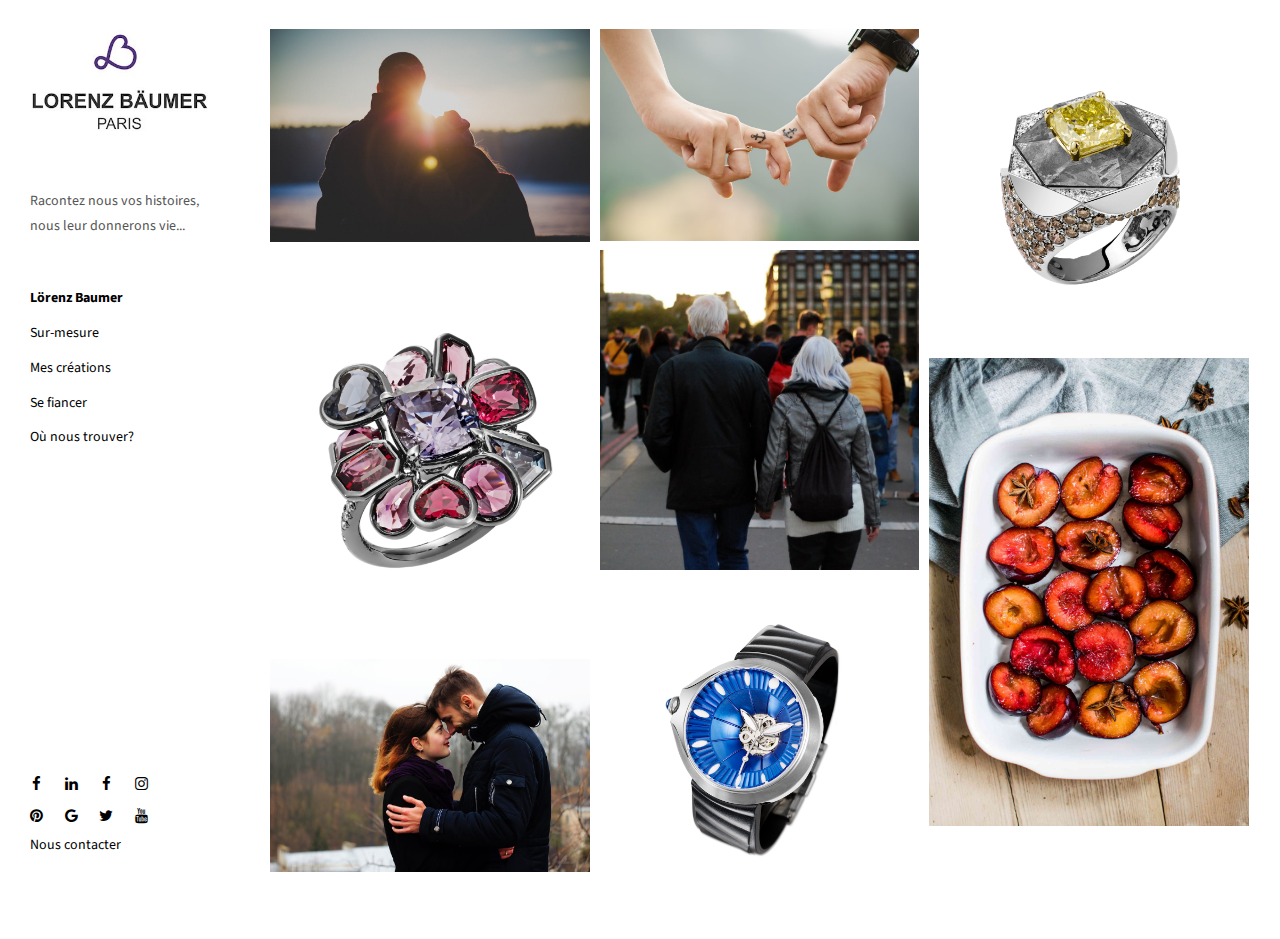
<file: index.html>
<!DOCTYPE html>
<html lang="en">

<head>
  <meta charset="UTF-8">
  <meta content="IE=edge" http-equiv="X-UA-Compatible">
  <meta content="width=device-width,initial-scale=1" name="viewport">
  <meta content="Page description" name="description">
  <meta name="google" content="notranslate" />
  <meta content="Mashup templates have been developped by Orson.io team" name="author">

  <!-- Disable tap highlight on IE -->
  <meta name="msapplication-tap-highlight" content="no">
  
  <link href="./assets/apple-icon-180x180.png" rel="apple-touch-icon">
  <link href="./assets/favicon.ico" rel="icon">



  <title>Lörenz Baumer</title>  

<link href="./main.82cfd66e.css" rel="stylesheet"></head>

<body>

<!-- Add your content of header -->
<header class="">
  <div class="navbar navbar-default visible-xs">
    <button type="button" class="navbar-toggle collapsed">
      <span class="sr-only">Toggle navigation</span>
      <span class="icon-bar"></span>
      <span class="icon-bar"></span>
      <span class="icon-bar"></span>
    </button>
    <a href="./index.html" class="navbar-brand">Mashup Template</a>
  </div>

  <nav class="sidebar">
    <div class="navbar-collapse" id="navbar-collapse">
      <div class="site-header hidden-xs">
          <a class="site-brand" href="./index.html" title="">
            <img class="img-responsive site-logo" alt="" src="./assets/images/Logo-LB.jpg">
          </a>
          <br>
          <br>
        <p>Racontez nous vos histoires, nous leur donnerons vie...</p>
      </div>
      <ul class="nav">
        <li><a href="./index.html" title="">Lörenz Baumer</a></li>
        <li><a href="./about.html" title="">Sur-mesure</a></li>
        <li><a href="./services.html" title="">Mes créations</a></li>
        <li><a href="./contact.html" title="">Se fiancer</a></li>
        <li><a href="./components.html" title="">Où nous trouver?</a></li>

      </ul>

      <nav class="nav-footer">
        <p class="nav-footer-social-buttons">
          <a class="fa-icon" href="https://www.instagram.com/" title="">
            <i class="fa fa-facebook"></i>
          </a>
          <a class="fa-icon" href="https://www.instagram.com/" title="">
            <i class="fa fa-linkedin"></i>
          </a>
          <a class="fa-icon" href="https://www.instagram.com/" title="">
            <i class="fa fa-facebook"></i>
          </a>
          <a class="fa-icon" href="https://www.instagram.com/" title="">
            <i class="fa fa-instagram"></i>
          </a>
          <br>
          <a class="fa-icon" href="https://dribbble.com/" title="">
            <i class="fa fa-pinterest"></i>
          </a>
          <a class="fa-icon" href="https://dribbble.com/" title="">
            <i class="fa fa-google"></i>
          </a>
          <a class="fa-icon" href="https://twitter.com/" title="">
            <i class="fa fa-twitter"></i>
          </a>
          <a class="fa-icon" href="https://twitter.com/" title="">
            <i class="fa fa-youtube"></i>
          </a>
        </p>
        <p><a href="http://www.mashup-template.com/" title="Create website with free html template">Nous contacter</a><a href="https://www.unsplash.com/" title="Beautiful Free Images"></a></p>
      </nav>  
    </div> 
  </nav>
</header>
<main class="" id="main-collapse">

<!-- Add your site or app content here -->
 
<div class="hero-full-wrapper">
  <div class="grid">
  <div class="gutter-sizer"></div>
    <div class="grid-sizer"></div>
    
    <div class="grid-item">
      <img class="img-responsive" alt="" src="./assets/images/couple1.jpeg">
      <a href="./project.html" class="project-description">
        <div class="project-text-holder">
          <div class="project-text-inner">
            <h3>Elena & Pierre</h3>
            <p>Découvrir leur histoire</p>
          </div>
        </div>
      </a>
    </div>

    
    <div class="grid-item">
      <img class="img-responsive" alt="" src="./assets/images/couple2.jpeg">
      <a href="./project.html" class="project-description">
        <div class="project-text-holder">
          <div class="project-text-inner">
            <h3>Sarah & Augustin</h3>
           <p>Découvrir leur histoire</p>
          </div>
        </div>
      </a>
    </div>

    <div class="grid-item">
      <img class="img-responsive" alt="" src="./assets/images/meteorite.png">
      <a href="./project.html" class="project-description">
        <div class="project-text-holder">
          <div class="project-text-inner">
            <h3>La valeur brute</h3>
           <p>Découvrir ma création</p>
          </div>
        </div>
      </a>
    </div>
    <div class="grid-item">
      <img class="img-responsive" alt="" src="./assets/images/couple4.jpeg">
      <a href="./project.html" class="project-description">
        <div class="project-text-holder">
          <div class="project-text-inner">
            <h3>Isabelle & Jean</h3>
           <p>Découvrir leur histoire</p>
          </div>
        </div>
      </a>
    </div>
    
    <div class="grid-item">
      <img class="img-responsive" alt="" src="./assets/images/folie.jpg">
      <a href="./project.html" class="project-description">
        <div class="project-text-holder">
          <div class="project-text-inner">
            <h3>La folie à l'état pur</h3>
           <p>Découvrir ma création</p>
          </div>
        </div>
      </a>
    </div>

    <div class="grid-item">
      <img class="img-responsive" alt="" src="./assets/images/img-11.jpg">
      <a href="./project.html" class="project-description">
        <div class="project-text-holder">
          <div class="project-text-inner">
            <h3>Sophie & Khaled</h3>
           <p>Découvrir leur histoire</p>
          </div>
        </div>
      </a>
    </div>

    <div class="grid-item">
      <img class="img-responsive" alt="" src="./assets/images/watch.png">
      <a href="./project.html" class="project-description">
        <div class="project-text-holder">
          <div class="project-text-inner">
            <h3>L'heure à toute heure</h3>
           <p>Découvrir ma création</p>
          </div>
        </div>
      </a>
    </div>
    <div class="grid-item">
      <img class="img-responsive" alt="" src="./assets/images/couple3.jpeg">
      <a href="./project.html" class="project-description">
        <div class="project-text-holder">
          <div class="project-text-inner">
            <h3>Sophie & Khaled</h3>
           <p>Découvrir leur histoire</p>
          </div>
        </div>
      </a>
    </div>
    
  </div>
</div>


<script>
  document.addEventListener("DOMContentLoaded", function (event) {
     masonryBuild();
  });
</script>

</main>

<script>
document.addEventListener("DOMContentLoaded", function (event) {
  navbarToggleSidebar();
  navActivePage();
});
</script>

<!-- Google Analytics: change UA-XXXXX-X to be your site's ID 

<script>
  (function (i, s, o, g, r, a, m) {
    i['GoogleAnalyticsObject'] = r; i[r] = i[r] || function () {
      (i[r].q = i[r].q || []).push(arguments)
    }, i[r].l = 1 * new Date(); a = s.createElement(o),
      m = s.getElementsByTagName(o)[0]; a.async = 1; a.src = g; m.parentNode.insertBefore(a, m)
  })(window, document, 'script', '//www.google-analytics.com/analytics.js', 'ga');
  ga('create', 'UA-XXXXX-X', 'auto');
  ga('send', 'pageview');
</script>

--><script type="text/javascript" src="./main.85741bff.js"></script></body>

</html>
</file>
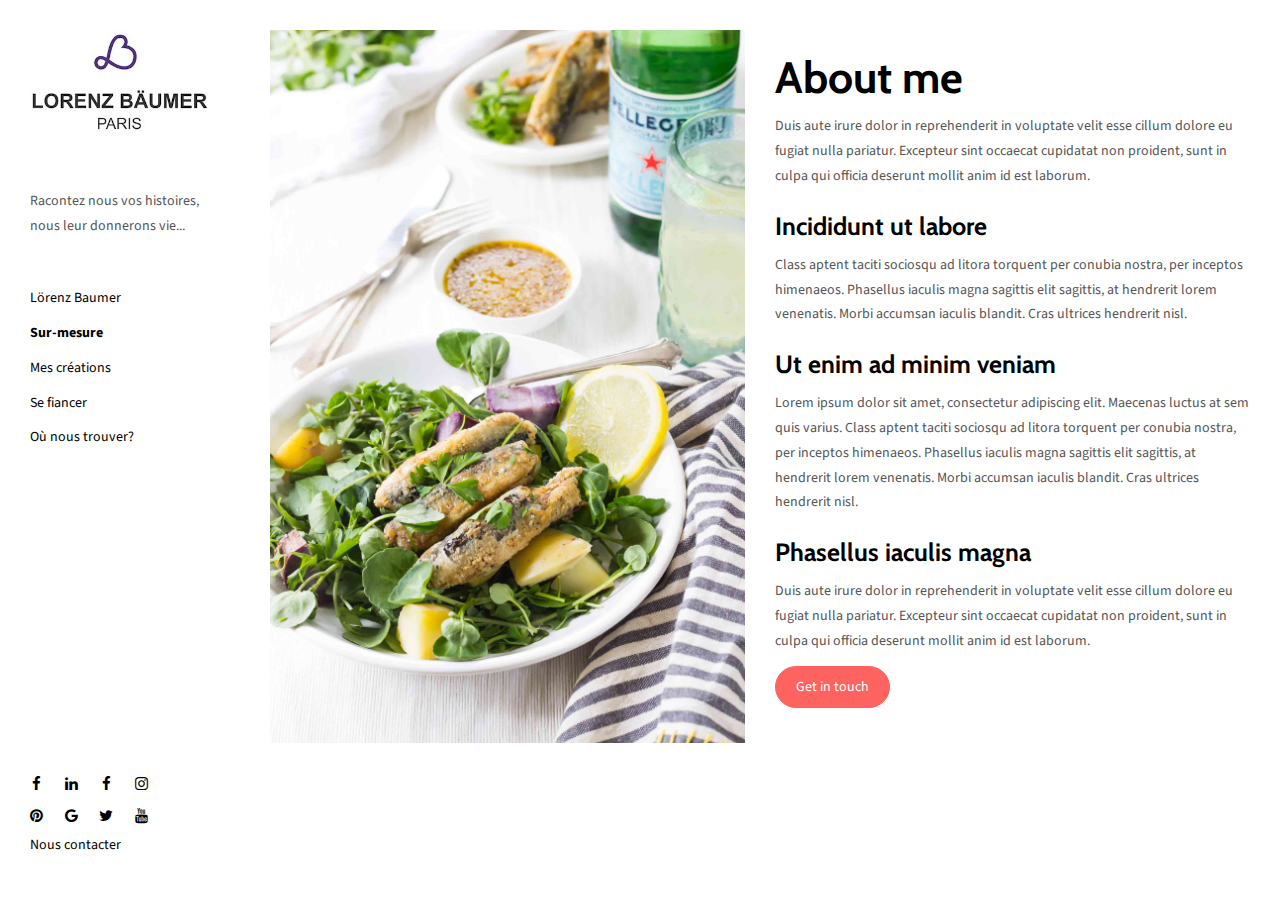
<file: about.html>
<!DOCTYPE html>
<html lang="en">

<head>
  <meta charset="UTF-8">
  <meta content="IE=edge" http-equiv="X-UA-Compatible">
  <meta content="width=device-width,initial-scale=1" name="viewport">
  <meta content="description" name="description">
  <meta name="google" content="notranslate" />
  <meta content="Mashup templates have been developped by Orson.io team" name="author">

  <!-- Disable tap highlight on IE -->
  <meta name="msapplication-tap-highlight" content="no">
  
  <link href="./assets/apple-icon-180x180.png" rel="apple-touch-icon">
  <link href="./assets/favicon.ico" rel="icon">



  <title>Title page</title>  

<link href="./main.82cfd66e.css" rel="stylesheet"></head>

<body>

 <!-- Add your content of header -->
<header class="">
  <div class="navbar navbar-default visible-xs">
    <button type="button" class="navbar-toggle collapsed">
      <span class="sr-only">Toggle navigation</span>
      <span class="icon-bar"></span>
      <span class="icon-bar"></span>
      <span class="icon-bar"></span>
    </button>
    <a href="./index.html" class="navbar-brand">Mashup Template</a>
  </div>

  <nav class="sidebar">
    <div class="navbar-collapse" id="navbar-collapse">
      <div class="site-header hidden-xs">
          <a class="site-brand" href="./index.html" title="">
            <img class="img-responsive site-logo" alt="" src="./assets/images/Logo-LB.jpg">
          </a>
          <br>
          <br>
        <p>Racontez nous vos histoires, nous leur donnerons vie...</p>
      </div>
      <ul class="nav">
        <li><a href="./index.html" title="">Lörenz Baumer</a></li>
        <li><a href="./about.html" title="">Sur-mesure</a></li>
        <li><a href="./services.html" title="">Mes créations</a></li>
        <li><a href="./contact.html" title="">Se fiancer</a></li>
        <li><a href="./components.html" title="">Où nous trouver?</a></li>

      </ul>

      <nav class="nav-footer">
        <p class="nav-footer-social-buttons">
          <a class="fa-icon" href="https://www.instagram.com/" title="">
            <i class="fa fa-facebook"></i>
          </a>
          <a class="fa-icon" href="https://www.instagram.com/" title="">
            <i class="fa fa-linkedin"></i>
          </a>
          <a class="fa-icon" href="https://www.instagram.com/" title="">
            <i class="fa fa-facebook"></i>
          </a>
          <a class="fa-icon" href="https://www.instagram.com/" title="">
            <i class="fa fa-instagram"></i>
          </a>
          <br>
          <a class="fa-icon" href="https://dribbble.com/" title="">
            <i class="fa fa-pinterest"></i>
          </a>
          <a class="fa-icon" href="https://dribbble.com/" title="">
            <i class="fa fa-google"></i>
          </a>
          <a class="fa-icon" href="https://twitter.com/" title="">
            <i class="fa fa-twitter"></i>
          </a>
          <a class="fa-icon" href="https://twitter.com/" title="">
            <i class="fa fa-youtube"></i>
          </a>
        </p>
        <p><a href="http://www.mashup-template.com/" title="Create website with free html template">Nous contacter</a><a href="https://www.unsplash.com/" title="Beautiful Free Images"></a></p>
      </nav>  
    </div> 
  </nav>
</header>
<main class="" id="main-collapse">


<div class="row">
  <div class="col-xs-12 col-md-6">
    <img class="img-responsive" alt="" src="./assets/images/img-10.jpg">
  </div>
  <div class="col-xs-12 col-md-6">
    <h1>About me</h1>
    
    <p>Duis aute irure dolor in reprehenderit in voluptate velit esse
    cillum dolore eu fugiat nulla pariatur. Excepteur sint occaecat cupidatat non
    proident, sunt in culpa qui officia deserunt mollit anim id est laborum.</p>
    
    <h3>Incididunt ut labore </h3>

    <p>Class aptent taciti sociosqu ad litora torquent per conubia nostra, per inceptos himenaeos. Phasellus iaculis magna sagittis elit sagittis, at hendrerit lorem venenatis. Morbi accumsan iaculis blandit. Cras ultrices hendrerit nisl.</p>

    <h3>Ut enim ad minim veniam </h3>
    
    <p>Lorem ipsum dolor sit amet, consectetur adipiscing elit. Maecenas luctus at sem quis varius. 
    Class aptent taciti sociosqu ad litora torquent per conubia nostra, per inceptos himenaeos. Phasellus iaculis magna sagittis elit sagittis, at hendrerit lorem venenatis. Morbi accumsan iaculis blandit. Cras ultrices hendrerit nisl.</p>
    <h3>Phasellus iaculis magna </h3>
    <p>Duis aute irure dolor in reprehenderit in voluptate velit esse
    cillum dolore eu fugiat nulla pariatur. Excepteur sint occaecat cupidatat non
    proident, sunt in culpa qui officia deserunt mollit anim id est laborum.</p>
    
    <a href="contact.html" class="btn btn-primary" title=""> Get in touch</a>
 </div>
</div>
    
</main>

<script>
document.addEventListener("DOMContentLoaded", function (event) {
  navbarToggleSidebar();
  navActivePage();
});
</script>

<!-- Google Analytics: change UA-XXXXX-X to be your site's ID 

<script>
  (function (i, s, o, g, r, a, m) {
    i['GoogleAnalyticsObject'] = r; i[r] = i[r] || function () {
      (i[r].q = i[r].q || []).push(arguments)
    }, i[r].l = 1 * new Date(); a = s.createElement(o),
      m = s.getElementsByTagName(o)[0]; a.async = 1; a.src = g; m.parentNode.insertBefore(a, m)
  })(window, document, 'script', '//www.google-analytics.com/analytics.js', 'ga');
  ga('create', 'UA-XXXXX-X', 'auto');
  ga('send', 'pageview');
</script>

--> <script type="text/javascript" src="./main.85741bff.js"></script></body>

</html>
</file>
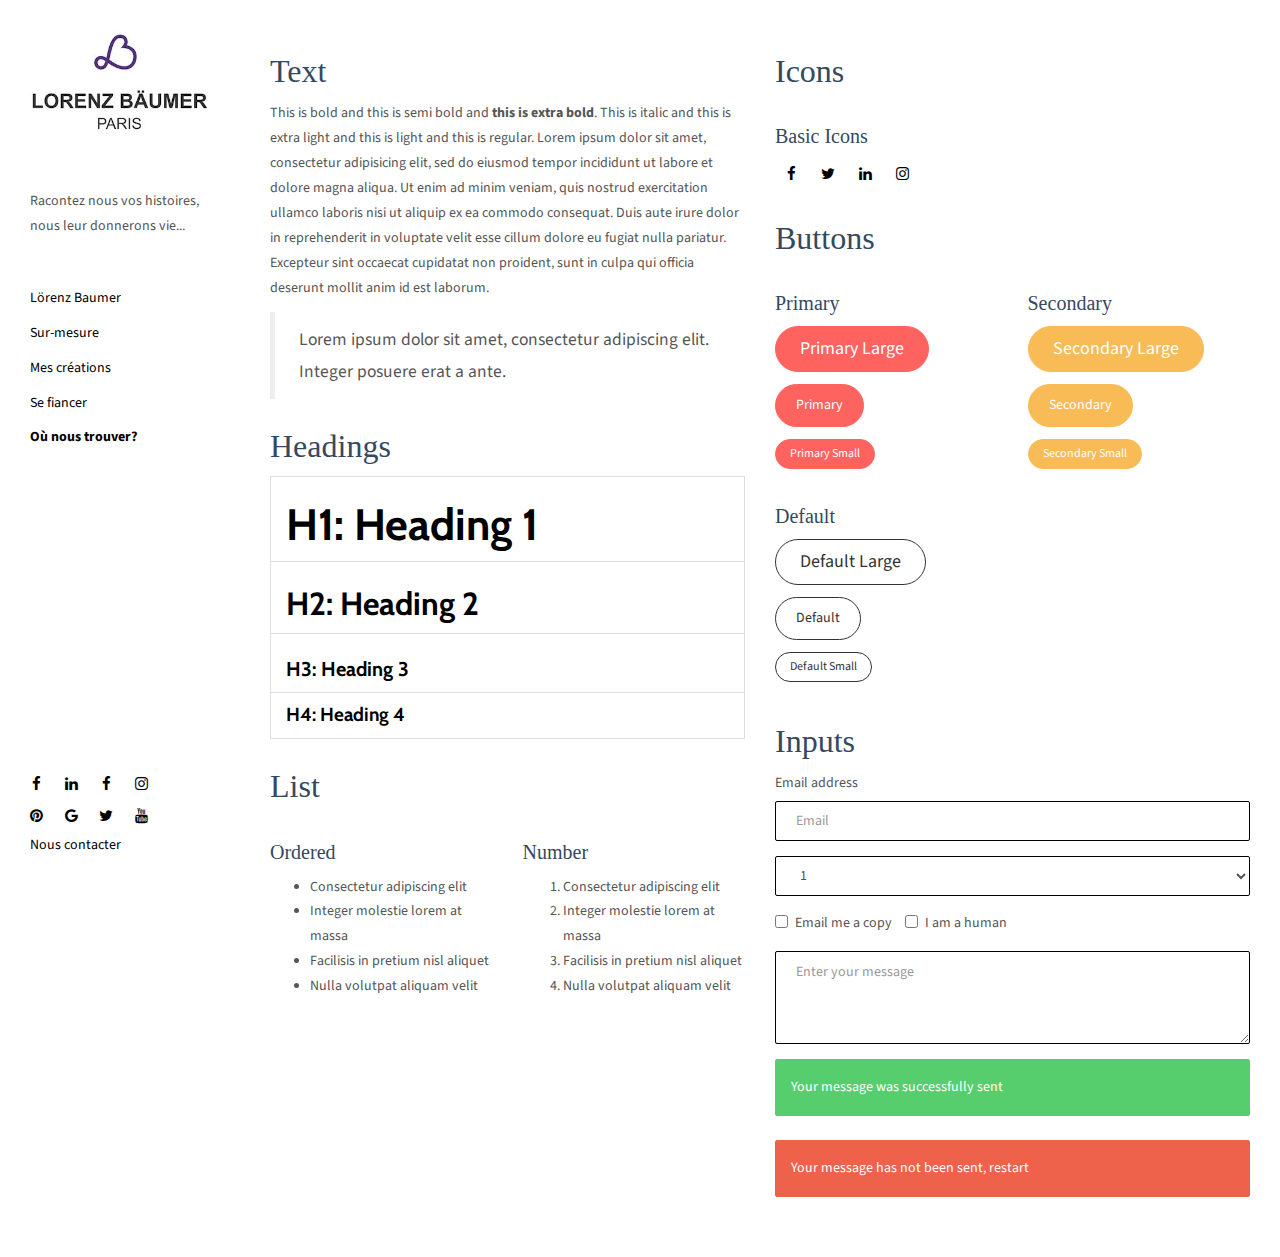
<file: components.html>
<!DOCTYPE html>
<html lang="en">

<head>
  <meta charset="UTF-8">
  <meta content="IE=edge" http-equiv="X-UA-Compatible">
  <meta content="width=device-width,initial-scale=1" name="viewport">
  <meta content="description" name="description">
  <meta name="google" content="notranslate" />
  <meta content="Mashup templates have been developped by Orson.io team" name="author">

  <!-- Disable tap highlight on IE -->
  <meta name="msapplication-tap-highlight" content="no">
  
  <link href="./assets/apple-icon-180x180.png" rel="apple-touch-icon">
  <link href="./assets/favicon.ico" rel="icon">



  <title>Title page</title>  

<link href="./main.82cfd66e.css" rel="stylesheet"></head>

<body>

 <!-- Add your content of header -->
<header class="">
  <div class="navbar navbar-default visible-xs">
    <button type="button" class="navbar-toggle collapsed">
      <span class="sr-only">Toggle navigation</span>
      <span class="icon-bar"></span>
      <span class="icon-bar"></span>
      <span class="icon-bar"></span>
    </button>
    <a href="./index.html" class="navbar-brand">Mashup Template</a>
  </div>

  <nav class="sidebar">
    <div class="navbar-collapse" id="navbar-collapse">
      <div class="site-header hidden-xs">
          <a class="site-brand" href="./index.html" title="">
            <img class="img-responsive site-logo" alt="" src="./assets/images/Logo-LB.jpg">
          </a>
          <br>
          <br>
        <p>Racontez nous vos histoires, nous leur donnerons vie...</p>
      </div>
      <ul class="nav">
        <li><a href="./index.html" title="">Lörenz Baumer</a></li>
        <li><a href="./about.html" title="">Sur-mesure</a></li>
        <li><a href="./services.html" title="">Mes créations</a></li>
        <li><a href="./contact.html" title="">Se fiancer</a></li>
        <li><a href="./components.html" title="">Où nous trouver?</a></li>

      </ul>

      <nav class="nav-footer">
        <p class="nav-footer-social-buttons">
          <a class="fa-icon" href="https://www.instagram.com/" title="">
            <i class="fa fa-facebook"></i>
          </a>
          <a class="fa-icon" href="https://www.instagram.com/" title="">
            <i class="fa fa-linkedin"></i>
          </a>
          <a class="fa-icon" href="https://www.instagram.com/" title="">
            <i class="fa fa-facebook"></i>
          </a>
          <a class="fa-icon" href="https://www.instagram.com/" title="">
            <i class="fa fa-instagram"></i>
          </a>
          <br>
          <a class="fa-icon" href="https://dribbble.com/" title="">
            <i class="fa fa-pinterest"></i>
          </a>
          <a class="fa-icon" href="https://dribbble.com/" title="">
            <i class="fa fa-google"></i>
          </a>
          <a class="fa-icon" href="https://twitter.com/" title="">
            <i class="fa fa-twitter"></i>
          </a>
          <a class="fa-icon" href="https://twitter.com/" title="">
            <i class="fa fa-youtube"></i>
          </a>
        </p>
        <p><a href="http://www.mashup-template.com/" title="Create website with free html template">Nous contacter</a><a href="https://www.unsplash.com/" title="Beautiful Free Images"></a></p>
      </nav>  
    </div> 
  </nav>
</header>
<main class="" id="main-collapse">


<!-- Add your site or app content here -->

    <div class="row">
      <div class="col-xs-12 col-md-6">

        <div class="template-example">
          <h2 class="template-title-example">Text</h2>
          <p>This is bold and this is semi bold and <b>this is extra bold</b>. This is italic and this is extra light and this is light
          and this is regular. Lorem ipsum dolor sit amet, consectetur adipisicing elit, sed do eiusmod
          tempor incididunt ut labore et dolore magna aliqua. Ut enim ad minim veniam,
          quis nostrud exercitation ullamco laboris nisi ut aliquip ex ea commodo
          consequat. Duis aute irure dolor in reprehenderit in voluptate velit esse
          cillum dolore eu fugiat nulla pariatur. Excepteur sint occaecat cupidatat non
          proident, sunt in culpa qui officia deserunt mollit anim id est laborum.

          <blockquote>
            <p>Lorem ipsum dolor sit amet, consectetur adipiscing elit. Integer posuere erat a ante.</p>
          </blockquote>
          
          </p>
        </div>

        <div class="template-example">
          <h2 class="template-title-example">Headings</h2>
          
          <table class="table table-bordered">
            <tr><td><h1>H1: Heading 1</h1></td></tr>
            <tr><td><h2>H2: Heading 2</h2></td></tr>
            <tr><td><h3>H3: Heading 3</h3></td></tr>
            <tr><td><h4>H4: Heading 4</h4></td></tr>
          </table>
          
        </div>

        
        <div class="template-example">
          <h2 class="template-title-example">List</h2>
          <div class="row">
            <div class="col-md-6">
              <h3 class="template-title-example">Ordered</h3>
              <ul>
                <li>Consectetur adipiscing elit</li>
                <li>Integer molestie lorem at massa</li>
                <li>Facilisis in pretium nisl aliquet</li>
                <li>Nulla volutpat aliquam velit</li>
              </ul>
            </div>
            <div class="col-md-6">
              <h3 class="template-title-example">Number</h3>
              <ol>
                <li>Consectetur adipiscing elit</li>
                <li>Integer molestie lorem at massa</li>
                <li>Facilisis in pretium nisl aliquet</li>
                <li>Nulla volutpat aliquam velit</li>
              </ol>
            </div>
          </div>
        </div>
        

        
      </div>

      <div class="col-xs-12 col-md-6">
        <div class="template-example">
          <h2 class="template-title-example">Icons</h2>
          
          <div class="row">
            
            <div class="col-md-6">
               <h3 class="template-title-example">Basic Icons</h2>
                <ul class="list-icons">
                  <li>
                    <span class="fa-icon">
                      <i class="fa fa-facebook"></i>
                    </span>
                  </li>
                  <li>
                    <span class="fa-icon">
                      <i class="fa fa-twitter"></i>
                    </span>
                  </li>
                  <li>
                    <span class="fa-icon">
                      <i class="fa fa-linkedin"></i>
                    </span>
                  </li>
                  <li>
                    <span class="fa-icon">
                      <i class="fa fa-instagram"></i>
                    </span>
                  </li>
                </ul>
            </div>

          </div>


          


        </div>

        <div class="template-example">
          <h2 class="template-title-example">Buttons</h2>
          <div class="row">
            <div class="col-md-6">
              <h3 class="template-title-example">Primary</h2>
              <div class="row">
                  <div class="col-md-6">
                  <p><a href="" class="btn btn-primary btn-lg">Primary Large</a></p>
                  <p><a href="" class="btn btn-primary">Primary </a></p>
                  <p><a href="" class="btn btn-primary btn-sm">Primary Small</a></p>
                </div>
              </div>

              <h3 class="template-title-example">Default</h2>
              <div class="row">
                  <div class="col-md-6">
                  <p><a href="" class="btn btn-default btn-lg">Default Large</a></p>
                  <p><a href="" class="btn btn-default">Default </a></p>
                  <p><a href="" class="btn btn-default btn-sm">Default Small</a></p>
                </div>
              </div>

            </div>

            <div class="col-md-6">
              <h3 class="template-title-example">Secondary</h2>
              <div class="row">
                  <div class="col-md-6">
                  <p><a href="" class="btn btn-info btn-lg">Secondary Large</a></p>
                  <p><a href="" class="btn btn-info">Secondary </a></p>
                  <p><a href="" class="btn btn-info btn-sm">Secondary Small</a></p>
                </div>
              </div>
            </div>
          </div>
        </div>
        
        <div class="template-example">
          <h2 class="template-title-example">Inputs</h2>

            <div class="form-group">
              <label for="exampleInputEmail1">Email address</label>
              <input type="email" class="form-control" id="exampleInputEmail1" placeholder="Email">
            </div>

            <div class="form-group">
              <select class="form-control">
                <option>1</option>
                <option>2</option>
                <option>3</option>
                <option>4</option>
                <option>5</option>
              </select>
            </div>

            <div class="form-group">
              <label class="checkbox-inline">
                <input 
                type="checkbox" id="inlineCheckbox1" value="option1"> Email me a copy
              </label>
              <label class="checkbox-inline">
                <input type="checkbox" id="inlineCheckbox2" value="option2"> I am a human
              </label>
            </div>

            <div class="form-group">
              <textarea class="form-control" rows="3" placeholder="Enter your message"></textarea>
            </div>
            
            <div class="alert alert-success" role="alert">Your message was successfully sent</div>
            <div class="alert alert-danger" role="alert">Your message has not been sent, restart</div>
        </div>




      </div>
    </div>
 

</main>

<script>
document.addEventListener("DOMContentLoaded", function (event) {
  navbarToggleSidebar();
  navActivePage();
});
</script>

<!-- Google Analytics: change UA-XXXXX-X to be your site's ID 

<script>
  (function (i, s, o, g, r, a, m) {
    i['GoogleAnalyticsObject'] = r; i[r] = i[r] || function () {
      (i[r].q = i[r].q || []).push(arguments)
    }, i[r].l = 1 * new Date(); a = s.createElement(o),
      m = s.getElementsByTagName(o)[0]; a.async = 1; a.src = g; m.parentNode.insertBefore(a, m)
  })(window, document, 'script', '//www.google-analytics.com/analytics.js', 'ga');
  ga('create', 'UA-XXXXX-X', 'auto');
  ga('send', 'pageview');
</script>

--> <script type="text/javascript" src="./main.85741bff.js"></script></body>

</html>
</file>
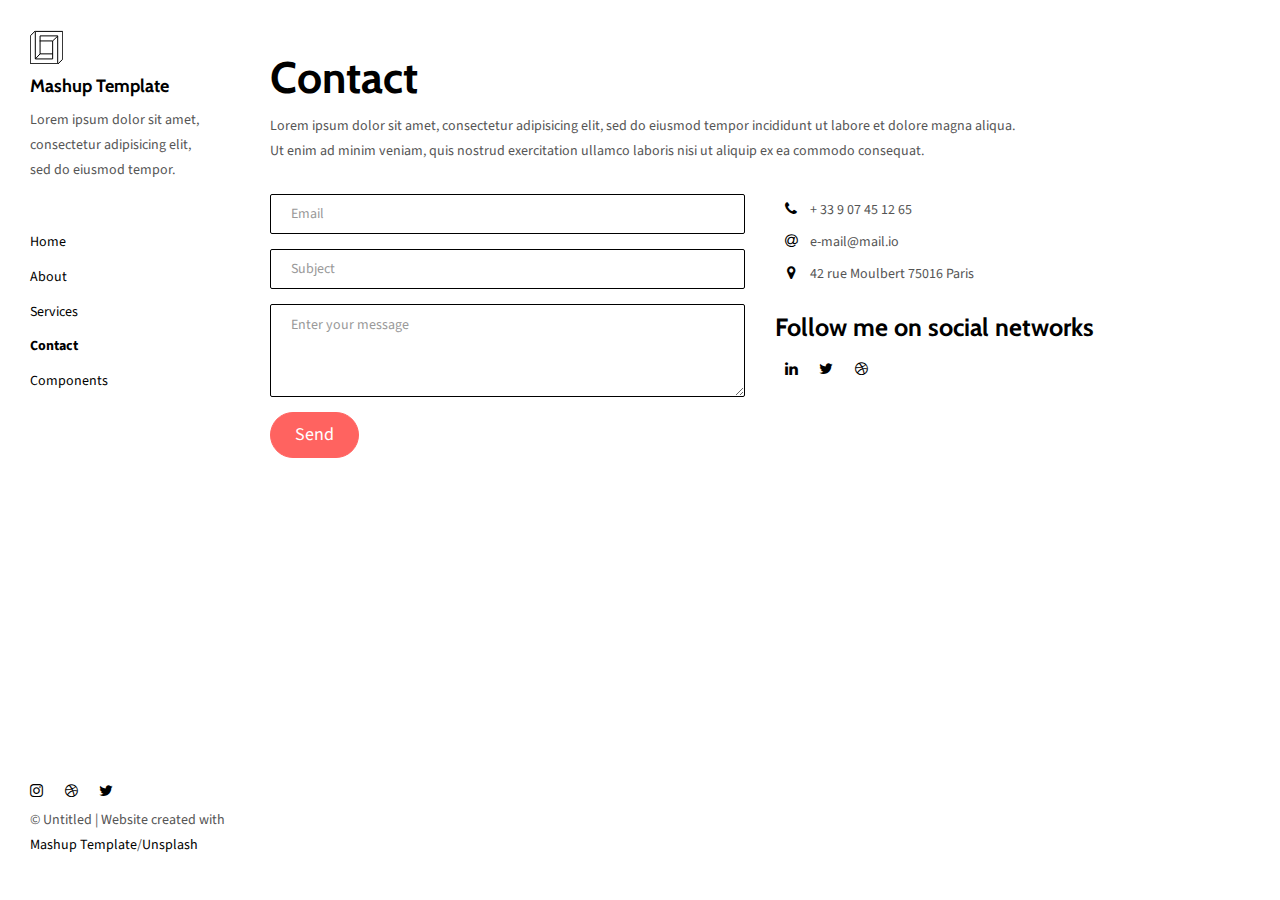
<file: contact.html>
<!DOCTYPE html>
<html lang="en">

<head>
  <meta charset="UTF-8">
  <meta content="IE=edge" http-equiv="X-UA-Compatible">
  <meta content="width=device-width,initial-scale=1" name="viewport">
  <meta content="description" name="description">
  <meta name="google" content="notranslate" />
  <meta content="Mashup templates have been developped by Orson.io team" name="author">

  <!-- Disable tap highlight on IE -->
  <meta name="msapplication-tap-highlight" content="no">
  
  <link href="./assets/apple-icon-180x180.png" rel="apple-touch-icon">
  <link href="./assets/favicon.ico" rel="icon">



  <title>Title page</title>  

<link href="./main.82cfd66e.css" rel="stylesheet"></head>

<body>

 <!-- Add your content of header -->
<header class="">
  <div class="navbar navbar-default visible-xs">
    <button type="button" class="navbar-toggle collapsed">
      <span class="sr-only">Toggle navigation</span>
      <span class="icon-bar"></span>
      <span class="icon-bar"></span>
      <span class="icon-bar"></span>
    </button>
    <a href="./index.html" class="navbar-brand">Mashup Template</a>
  </div>

  <nav class="sidebar">
    <div class="navbar-collapse" id="navbar-collapse">
      <div class="site-header hidden-xs">
          <a class="site-brand" href="./index.html" title="">
            <img class="img-responsive site-logo" alt="" src="./assets/images/mashup-logo.svg">
            Mashup Template
          </a>
        <p>Lorem ipsum dolor sit amet, consectetur adipisicing elit, sed do eiusmod
        tempor.</p>
      </div>
      <ul class="nav">
        <li><a href="./index.html" title="">Home</a></li>
        <li><a href="./about.html" title="">About</a></li>
        <li><a href="./services.html" title="">Services</a></li>
        <li><a href="./contact.html" title="">Contact</a></li>
        <li><a href="./components.html" title="">Components</a></li>

      </ul>

      <nav class="nav-footer">
        <p class="nav-footer-social-buttons">
          <a class="fa-icon" href="https://www.instagram.com/" title="">
            <i class="fa fa-instagram"></i>
          </a>
          <a class="fa-icon" href="https://dribbble.com/" title="">
            <i class="fa fa-dribbble"></i>
          </a>
          <a class="fa-icon" href="https://twitter.com/" title="">
            <i class="fa fa-twitter"></i>
          </a>
        </p>
        <p>© Untitled | Website created with <a href="http://www.mashup-template.com/" title="Create website with free html template">Mashup Template</a>/<a href="https://www.unsplash.com/" title="Beautiful Free Images">Unsplash</a></p>
      </nav>  
    </div> 
  </nav>
</header>
<main class="" id="main-collapse">


<div class="row">
  <div class="col-xs-12">
    <div class="section-container-spacer">
      <h1>Contact</h1>
      <p>Lorem ipsum dolor sit amet, consectetur adipisicing elit, sed do eiusmod
      tempor incididunt ut labore et dolore magna aliqua. <br>Ut enim ad minim veniam,
      quis nostrud exercitation ullamco laboris nisi ut aliquip ex ea commodo
      consequat.</p>
    </div>
    <div class="section-container-spacer">
       <form action="" class="reveal-content">
          <div class="row">
            <div class="col-md-6">
              <div class="form-group">
                <input type="email" class="form-control" id="email" placeholder="Email">
              </div>
              <div class="form-group">
                <input type="text" class="form-control" id="subject" placeholder="Subject">
              </div>
              <div class="form-group">
                <textarea class="form-control" rows="3" placeholder="Enter your message"></textarea>
              </div>
              <button type="submit" class="btn btn-primary btn-lg">Send</button>
            </div>
            <div class="col-md-6">
              <ul class="list-unstyled address-container">
                <li>
                  <span class="fa-icon">
                    <i class="fa fa-phone" aria-hidden="true"></i>
                  </span>
                  + 33 9 07 45 12 65
                </li>
                <li>
                  <span class="fa-icon">
                    <i class="fa fa-at" aria-hidden="true"></i>
                  </span>
                  e-mail@mail.io
                </li>
                <li>
                  <span class="fa-icon">
                    <i class="fa fa fa-map-marker" aria-hidden="true"></i>
                  </span>
                  42 rue Moulbert 75016 Paris
                </li>
              </ul>
              <h3>Follow me on social networks</h3>
              <a href="https://www.linkedin.com/" title="" class="fa-icon">
                <i class="fa fa-linkedin"></i>
              </a>
              <a href="https://twitter.com/" title="" class="fa-icon">
                <i class="fa fa-twitter"></i>
              </a>
              <a href="https://dribbble.com/" title="" class="fa-icon">
                <i class="fa fa-dribbble"></i>
              </a>
            </div>
          </div>
        </form>
    </div>
  </div>
</div>


</main>

<script>
document.addEventListener("DOMContentLoaded", function (event) {
  navbarToggleSidebar();
  navActivePage();
});
</script>

<!-- Google Analytics: change UA-XXXXX-X to be your site's ID 

<script>
  (function (i, s, o, g, r, a, m) {
    i['GoogleAnalyticsObject'] = r; i[r] = i[r] || function () {
      (i[r].q = i[r].q || []).push(arguments)
    }, i[r].l = 1 * new Date(); a = s.createElement(o),
      m = s.getElementsByTagName(o)[0]; a.async = 1; a.src = g; m.parentNode.insertBefore(a, m)
  })(window, document, 'script', '//www.google-analytics.com/analytics.js', 'ga');
  ga('create', 'UA-XXXXX-X', 'auto');
  ga('send', 'pageview');
</script>

--> <script type="text/javascript" src="./main.85741bff.js"></script></body>

</html>
</file>
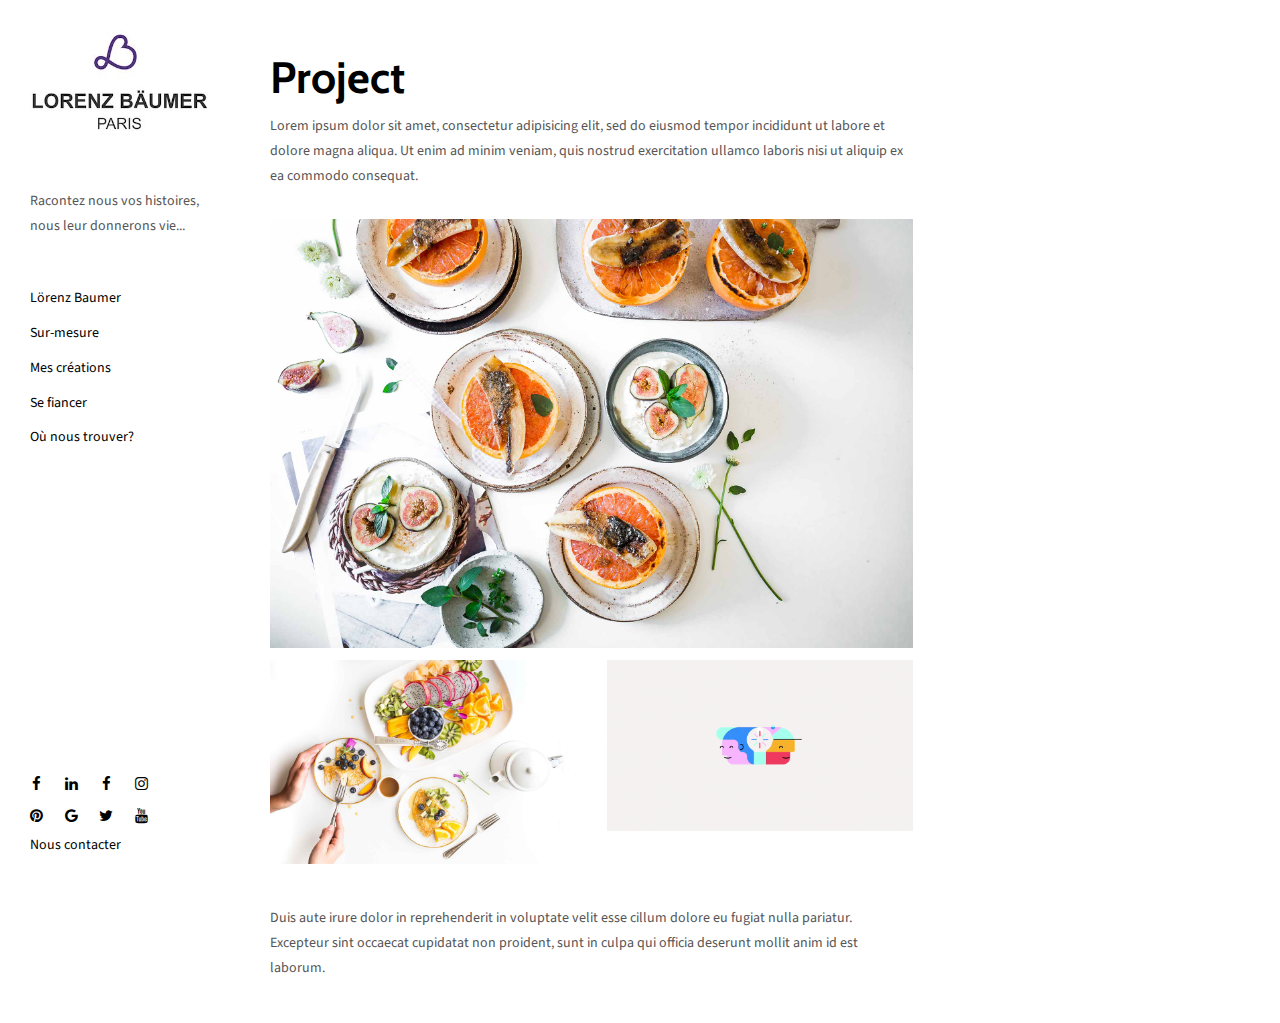
<file: project.html>
<!DOCTYPE html>
<html lang="en">

<head>
  <meta charset="UTF-8">
  <meta content="IE=edge" http-equiv="X-UA-Compatible">
  <meta content="width=device-width,initial-scale=1" name="viewport">
  <meta content="description" name="description">
  <meta name="google" content="notranslate" />
  <meta content="Mashup templates have been developped by Orson.io team" name="author">

  <!-- Disable tap highlight on IE -->
  <meta name="msapplication-tap-highlight" content="no">
  
  <link href="./assets/apple-icon-180x180.png" rel="apple-touch-icon">
  <link href="./assets/favicon.ico" rel="icon">



  <title>Title page</title>  

<link href="./main.82cfd66e.css" rel="stylesheet"></head>

<body>

 <!-- Add your content of header -->
<header class="">
  <div class="navbar navbar-default visible-xs">
    <button type="button" class="navbar-toggle collapsed">
      <span class="sr-only">Toggle navigation</span>
      <span class="icon-bar"></span>
      <span class="icon-bar"></span>
      <span class="icon-bar"></span>
    </button>
    <a href="./index.html" class="navbar-brand">Mashup Template</a>
  </div>

  <nav class="sidebar">
    <div class="navbar-collapse" id="navbar-collapse">
      <div class="site-header hidden-xs">
          <a class="site-brand" href="./index.html" title="">
            <img class="img-responsive site-logo" alt="" src="./assets/images/Logo-LB.jpg">
          </a>
          <br>
          <br>
        <p>Racontez nous vos histoires, nous leur donnerons vie...</p>
      </div>
      <ul class="nav">
        <li><a href="./index.html" title="">Lörenz Baumer</a></li>
        <li><a href="./about.html" title="">Sur-mesure</a></li>
        <li><a href="./services.html" title="">Mes créations</a></li>
        <li><a href="./contact.html" title="">Se fiancer</a></li>
        <li><a href="./components.html" title="">Où nous trouver?</a></li>

      </ul>

      <nav class="nav-footer">
        <p class="nav-footer-social-buttons">
          <a class="fa-icon" href="https://www.instagram.com/" title="">
            <i class="fa fa-facebook"></i>
          </a>
          <a class="fa-icon" href="https://www.instagram.com/" title="">
            <i class="fa fa-linkedin"></i>
          </a>
          <a class="fa-icon" href="https://www.instagram.com/" title="">
            <i class="fa fa-facebook"></i>
          </a>
          <a class="fa-icon" href="https://www.instagram.com/" title="">
            <i class="fa fa-instagram"></i>
          </a>
          <br>
          <a class="fa-icon" href="https://dribbble.com/" title="">
            <i class="fa fa-pinterest"></i>
          </a>
          <a class="fa-icon" href="https://dribbble.com/" title="">
            <i class="fa fa-google"></i>
          </a>
          <a class="fa-icon" href="https://twitter.com/" title="">
            <i class="fa fa-twitter"></i>
          </a>
          <a class="fa-icon" href="https://twitter.com/" title="">
            <i class="fa fa-youtube"></i>
          </a>
        </p>
        <p><a href="http://www.mashup-template.com/" title="Create website with free html template">Nous contacter</a><a href="https://www.unsplash.com/" title="Beautiful Free Images"></a></p>
      </nav>  
    </div> 
  </nav>
</header>
<main class="" id="main-collapse">


<div class="row">
  <div class="col-xs-12 col-md-8">

    <div class="section-container-spacer">
        <h1>Project</h1>
        <p>Lorem ipsum dolor sit amet, consectetur adipisicing elit, sed do eiusmod
          tempor incididunt ut labore et dolore magna aliqua. Ut enim ad minim veniam,
          quis nostrud exercitation ullamco laboris nisi ut aliquip ex ea commodo
          consequat.</p>
    </div>

    <div class="section-container-spacer">
      <p><img class="img-responsive" alt="" src="./assets/images/img-12.jpg"></p>
      <div class="row">
          <div class="col-xs-12 col-md-6">
              <p><img class="img-responsive" alt="" src="./assets/images/img-13.jpg"></p>
          </div>
          <div class="col-xs-12 col-md-6">
              <a href="https://vimeo.com/132101287"><p><img class="img-responsive" alt="" src="./assets/images/video.png"></p></a>
              
          </div>
      </div>
    </div>

    <p> Duis aute irure dolor in reprehenderit in voluptate velit esse
    cillum dolore eu fugiat nulla pariatur. Excepteur sint occaecat cupidatat non
    proident, sunt in culpa qui officia deserunt mollit anim id est laborum.</p>
  </div>
  
</div>
    


</main>

<script>
document.addEventListener("DOMContentLoaded", function (event) {
  navbarToggleSidebar();
  navActivePage();
});
</script>

<!-- Google Analytics: change UA-XXXXX-X to be your site's ID 

<script>
  (function (i, s, o, g, r, a, m) {
    i['GoogleAnalyticsObject'] = r; i[r] = i[r] || function () {
      (i[r].q = i[r].q || []).push(arguments)
    }, i[r].l = 1 * new Date(); a = s.createElement(o),
      m = s.getElementsByTagName(o)[0]; a.async = 1; a.src = g; m.parentNode.insertBefore(a, m)
  })(window, document, 'script', '//www.google-analytics.com/analytics.js', 'ga');
  ga('create', 'UA-XXXXX-X', 'auto');
  ga('send', 'pageview');
</script>

--> <script type="text/javascript" src="./main.85741bff.js"></script></body>

</html>
</file>
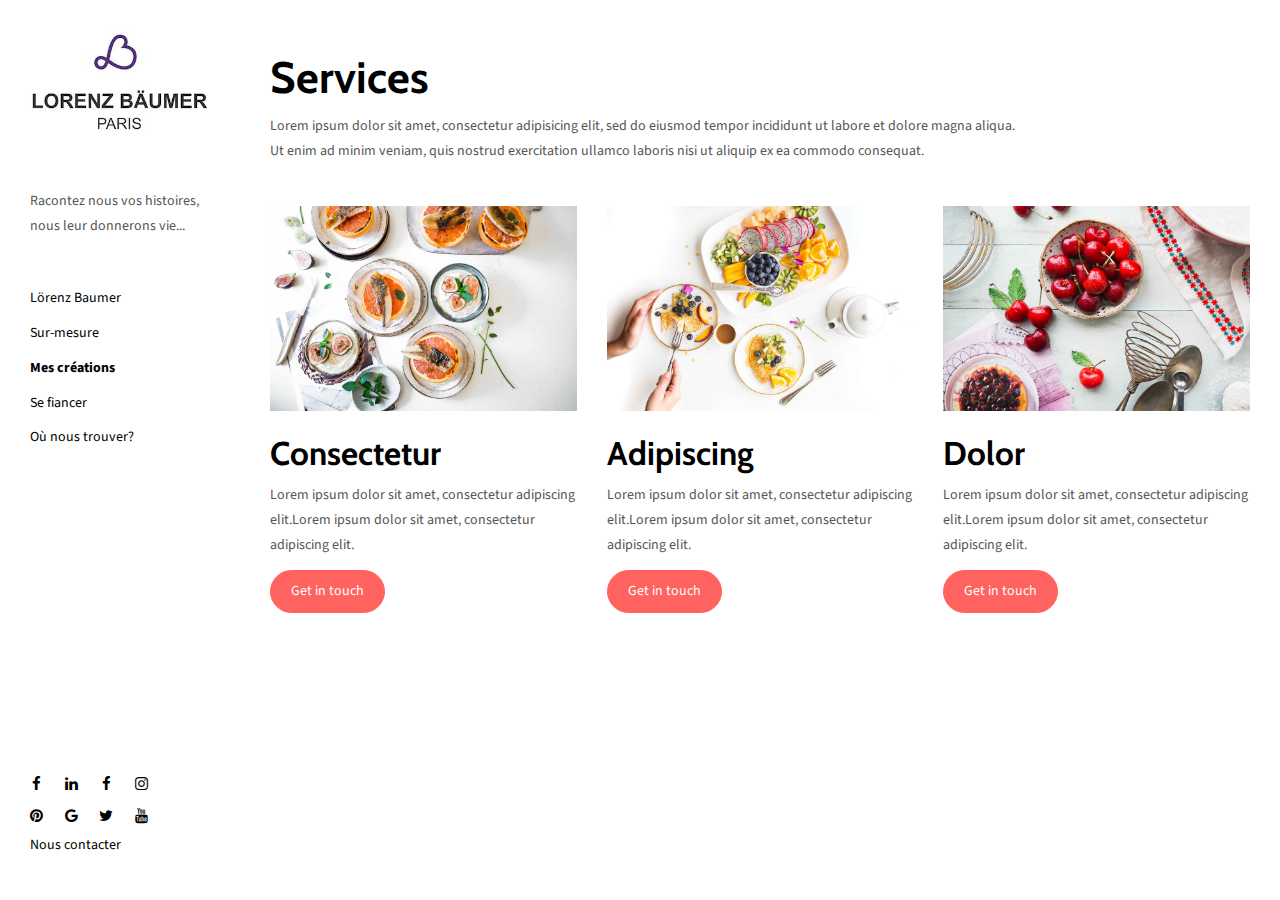
<file: services.html>
<!DOCTYPE html>
<html lang="en">

<head>
  <meta charset="UTF-8">
  <meta content="IE=edge" http-equiv="X-UA-Compatible">
  <meta content="width=device-width,initial-scale=1" name="viewport">
  <meta content="description" name="description">
  <meta name="google" content="notranslate" />
  <meta content="Mashup templates have been developped by Orson.io team" name="author">

  <!-- Disable tap highlight on IE -->
  <meta name="msapplication-tap-highlight" content="no">
  
  <link href="./assets/apple-icon-180x180.png" rel="apple-touch-icon">
  <link href="./assets/favicon.ico" rel="icon">



  <title>Title page</title>  

<link href="./main.82cfd66e.css" rel="stylesheet"></head>

<body>

 <!-- Add your content of header -->
<header class="">
  <div class="navbar navbar-default visible-xs">
    <button type="button" class="navbar-toggle collapsed">
      <span class="sr-only">Toggle navigation</span>
      <span class="icon-bar"></span>
      <span class="icon-bar"></span>
      <span class="icon-bar"></span>
    </button>
    <a href="./index.html" class="navbar-brand">Mashup Template</a>
  </div>

  <nav class="sidebar">
    <div class="navbar-collapse" id="navbar-collapse">
      <div class="site-header hidden-xs">
          <a class="site-brand" href="./index.html" title="">
            <img class="img-responsive site-logo" alt="" src="./assets/images/Logo-LB.jpg">
          </a>
          <br>
          <br>
        <p>Racontez nous vos histoires, nous leur donnerons vie...</p>
      </div>
      <ul class="nav">
        <li><a href="./index.html" title="">Lörenz Baumer</a></li>
        <li><a href="./about.html" title="">Sur-mesure</a></li>
        <li><a href="./services.html" title="">Mes créations</a></li>
        <li><a href="./contact.html" title="">Se fiancer</a></li>
        <li><a href="./components.html" title="">Où nous trouver?</a></li>

      </ul>

      <nav class="nav-footer">
        <p class="nav-footer-social-buttons">
          <a class="fa-icon" href="https://www.instagram.com/" title="">
            <i class="fa fa-facebook"></i>
          </a>
          <a class="fa-icon" href="https://www.instagram.com/" title="">
            <i class="fa fa-linkedin"></i>
          </a>
          <a class="fa-icon" href="https://www.instagram.com/" title="">
            <i class="fa fa-facebook"></i>
          </a>
          <a class="fa-icon" href="https://www.instagram.com/" title="">
            <i class="fa fa-instagram"></i>
          </a>
          <br>
          <a class="fa-icon" href="https://dribbble.com/" title="">
            <i class="fa fa-pinterest"></i>
          </a>
          <a class="fa-icon" href="https://dribbble.com/" title="">
            <i class="fa fa-google"></i>
          </a>
          <a class="fa-icon" href="https://twitter.com/" title="">
            <i class="fa fa-twitter"></i>
          </a>
          <a class="fa-icon" href="https://twitter.com/" title="">
            <i class="fa fa-youtube"></i>
          </a>
        </p>
        <p><a href="http://www.mashup-template.com/" title="Create website with free html template">Nous contacter</a><a href="https://www.unsplash.com/" title="Beautiful Free Images"></a></p>
      </nav>  
    </div> 
  </nav>
</header>
<main class="" id="main-collapse">


<div class="row">
  <div class="col-xs-12 section-container-spacer">
    <h1>Services</h1>
    <p>Lorem ipsum dolor sit amet, consectetur adipisicing elit, sed do eiusmod
      tempor incididunt ut labore et dolore magna aliqua. <br>Ut enim ad minim veniam,
      quis nostrud exercitation ullamco laboris nisi ut aliquip ex ea commodo
      consequat.</p>
  </div>

  <div class="col-xs-12 col-md-4 section-container-spacer">
    <img class="img-responsive" alt="" src="./assets/images/img-12.jpg">
    <h2>Consectetur</h2>
    <p>Lorem ipsum dolor sit amet, consectetur adipiscing elit.Lorem ipsum dolor sit amet, consectetur adipiscing elit.</p>
    <a href="./contact.html" class="btn btn-primary" title=""> Get in touch</a>
  </div>

  <div class="col-xs-12 col-md-4 section-container-spacer">
    <img class="img-responsive" alt="" src="./assets/images/img-13.jpg">
    <h2>Adipiscing</h2>
    <p>Lorem ipsum dolor sit amet, consectetur adipiscing elit.Lorem ipsum dolor sit amet, consectetur adipiscing elit.</p>
    <a href="./contact.html" class="btn btn-primary" title=""> Get in touch</a>
  </div>

  <div class="col-xs-12 col-md-4 section-container-spacer">
    <img class="img-responsive" alt="" src="./assets/images/img-14.jpg">
    <h2>Dolor</h2>
    <p>Lorem ipsum dolor sit amet, consectetur adipiscing elit.Lorem ipsum dolor sit amet, consectetur adipiscing elit.</p>
    <a href="./contact.html" class="btn btn-primary" title=""> Get in touch</a>
  </div>

</div>


</main>

<script>
document.addEventListener("DOMContentLoaded", function (event) {
  navbarToggleSidebar();
  navActivePage();
});
</script>

<!-- Google Analytics: change UA-XXXXX-X to be your site's ID 

<script>
  (function (i, s, o, g, r, a, m) {
    i['GoogleAnalyticsObject'] = r; i[r] = i[r] || function () {
      (i[r].q = i[r].q || []).push(arguments)
    }, i[r].l = 1 * new Date(); a = s.createElement(o),
      m = s.getElementsByTagName(o)[0]; a.async = 1; a.src = g; m.parentNode.insertBefore(a, m)
  })(window, document, 'script', '//www.google-analytics.com/analytics.js', 'ga');
  ga('create', 'UA-XXXXX-X', 'auto');
  ga('send', 'pageview');
</script>

--> <script type="text/javascript" src="./main.85741bff.js"></script></body>

</html>
</file>
<file: main.82cfd66e.css>
@import url(https://fonts.googleapis.com/css?family=Cabin:400,700|Source+Sans+Pro:400,700);@import url(https://maxcdn.bootstrapcdn.com/font-awesome/4.7.0/css/font-awesome.min.css);/*!
 * Bootstrap v3.3.7 (http://getbootstrap.com)
 * Copyright 2011-2016 Twitter, Inc.
 * Licensed under MIT (https://github.com/twbs/bootstrap/blob/master/LICENSE)
 */
/*! normalize.css v3.0.3 | MIT License | github.com/necolas/normalize.css */html{font-family:sans-serif;-ms-text-size-adjust:100%;-webkit-text-size-adjust:100%}body{margin:0}article,aside,details,figcaption,figure,footer,header,hgroup,main,menu,nav,section,summary{display:block}audio,canvas,progress,video{display:inline-block;vertical-align:baseline}audio:not([controls]){display:none;height:0}[hidden],template{display:none}a{background-color:transparent}a:active,a:hover{outline:0}abbr[title]{border-bottom:1px dotted}b,strong{font-weight:700}dfn{font-style:italic}h1{font-size:2em;margin:.67em 0}mark{background:#ff0;color:#000}small{font-size:80%}sub,sup{font-size:75%;line-height:0;position:relative;vertical-align:baseline}sup{top:-.5em}sub{bottom:-.25em}img{border:0}svg:not(:root){overflow:hidden}figure{margin:1em 40px}hr{box-sizing:content-box;height:0}pre{overflow:auto}code,kbd,pre,samp{font-family:monospace,monospace;font-size:1em}button,input,optgroup,select,textarea{color:inherit;font:inherit;margin:0}button{overflow:visible}button,select{text-transform:none}button,html input[type=button],input[type=reset],input[type=submit]{-webkit-appearance:button;cursor:pointer}button[disabled],html input[disabled]{cursor:default}button::-moz-focus-inner,input::-moz-focus-inner{border:0;padding:0}input{line-height:normal}input[type=checkbox],input[type=radio]{box-sizing:border-box;padding:0}input[type=number]::-webkit-inner-spin-button,input[type=number]::-webkit-outer-spin-button{height:auto}input[type=search]{-webkit-appearance:textfield;box-sizing:content-box}input[type=search]::-webkit-search-cancel-button,input[type=search]::-webkit-search-decoration{-webkit-appearance:none}fieldset{border:1px solid silver;margin:0 2px;padding:.35em .625em .75em}textarea{overflow:auto}optgroup{font-weight:700}table{border-collapse:collapse;border-spacing:0}td,th{padding:0}

/*! Source: https://github.com/h5bp/html5-boilerplate/blob/master/src/css/main.css */@media print{*,:after,:before{background:transparent!important;color:#000!important;box-shadow:none!important;text-shadow:none!important}a,a:visited{text-decoration:underline}a[href]:after{content:" (" attr(href) ")"}abbr[title]:after{content:" (" attr(title) ")"}a[href^="#"]:after,a[href^="javascript:"]:after{content:""}blockquote,pre{border:1px solid #999;page-break-inside:avoid}thead{display:table-header-group}img,tr{page-break-inside:avoid}img{max-width:100%!important}h2,h3,p{orphans:3;widows:3}h2,h3{page-break-after:avoid}.navbar{display:none}.btn>.caret,.dropup>.btn>.caret{border-top-color:#000!important}.label{border:1px solid #000}.table{border-collapse:collapse!important}.table td,.table th{background-color:#fff!important}.table-bordered td,.table-bordered th{border:1px solid #ddd!important}}*,:after,:before{-webkit-box-sizing:border-box;-moz-box-sizing:border-box;box-sizing:border-box}html{font-size:10px;-webkit-tap-highlight-color:transparent}body{font-family:Source Sans Pro,Helvetica,Arial,sans-serif;font-size:14px;line-height:1.78;color:#555;background-color:#fff}button,input,select,textarea{font-family:inherit;font-size:inherit;line-height:inherit}a{color:#ff6360;text-decoration:none}a:focus,a:hover{color:#ff1814;text-decoration:underline}a:focus{outline:5px auto -webkit-focus-ring-color;outline-offset:-2px}figure{margin:0}img{vertical-align:middle}.img-responsive{display:block;max-width:100%;height:auto}.img-rounded{border-radius:2px}.img-thumbnail{padding:4px;line-height:1.78;background-color:#fff;border:1px solid #ddd;border-radius:2px;-webkit-transition:all .2s ease-in-out;-o-transition:all .2s ease-in-out;transition:all .2s ease-in-out;display:inline-block;max-width:100%;height:auto}.img-circle{border-radius:50%}hr{margin-top:24px;margin-bottom:24px;border:0;border-top:1px solid #eee}.sr-only{position:absolute;width:1px;height:1px;margin:-1px;padding:0;overflow:hidden;clip:rect(0,0,0,0);border:0}.sr-only-focusable:active,.sr-only-focusable:focus{position:static;width:auto;height:auto;margin:0;overflow:visible;clip:auto}[role=button]{cursor:pointer}.h1,.h2,.h3,.h4,.h5,.h6,h1,h2,h3,h4,h5,h6{font-family:Cabin,Helvetica,Arial,sans-serif;font-weight:700;line-height:1.1;color:#000}.h1 .small,.h1 small,.h2 .small,.h2 small,.h3 .small,.h3 small,.h4 .small,.h4 small,.h5 .small,.h5 small,.h6 .small,.h6 small,h1 .small,h1 small,h2 .small,h2 small,h3 .small,h3 small,h4 .small,h4 small,h5 .small,h5 small,h6 .small,h6 small{font-weight:400;line-height:1;color:#777}.h1,.h2,.h3,h1,h2,h3{margin-top:24px;margin-bottom:12px}.h1 .small,.h1 small,.h2 .small,.h2 small,.h3 .small,.h3 small,h1 .small,h1 small,h2 .small,h2 small,h3 .small,h3 small{font-size:65%}.h4,.h5,.h6,h4,h5,h6{margin-top:12px;margin-bottom:12px}.h4 .small,.h4 small,.h5 .small,.h5 small,.h6 .small,.h6 small,h4 .small,h4 small,h5 .small,h5 small,h6 .small,h6 small{font-size:75%}.h1,h1{font-size:44px}.h2,h2{font-size:33px}.h3,h3{font-size:25px}.h4,h4{font-size:19px}.h5,h5{font-size:14px}.h6,h6{font-size:12px}p{margin:0 0 12px}.lead{margin-bottom:24px;font-size:16px;font-weight:300;line-height:1.4}@media (min-width:768px){.lead{font-size:21px}}.small,small{font-size:85%}.mark,mark{background-color:#fcf8e3;padding:.2em}.text-left{text-align:left}.text-right{text-align:right}.text-center{text-align:center}.text-justify{text-align:justify}.text-nowrap{white-space:nowrap}.text-lowercase{text-transform:lowercase}.initialism,.text-uppercase{text-transform:uppercase}.text-capitalize{text-transform:capitalize}.text-muted{color:#777}.text-primary{color:#ff6360}a.text-primary:focus,a.text-primary:hover{color:#ff312d}.text-success{color:#fff}a.text-success:focus,a.text-success:hover{color:#e6e6e6}.text-info{color:#31708f}a.text-info:focus,a.text-info:hover{color:#245269}.text-warning{color:#8a6d3b}a.text-warning:focus,a.text-warning:hover{color:#66512c}.text-danger{color:#fff}a.text-danger:focus,a.text-danger:hover{color:#e6e6e6}.bg-primary{color:#fff;background-color:#ff6360}a.bg-primary:focus,a.bg-primary:hover{background-color:#ff312d}.bg-success{background-color:#57ce6e}a.bg-success:focus,a.bg-success:hover{background-color:#37bb50}.bg-info{background-color:#d9edf7}a.bg-info:focus,a.bg-info:hover{background-color:#afd9ee}.bg-warning{background-color:#fcf8e3}a.bg-warning:focus,a.bg-warning:hover{background-color:#f7ecb5}.bg-danger{background-color:#ee624b}a.bg-danger:focus,a.bg-danger:hover{background-color:#ea391c}.page-header{padding-bottom:11px;margin:48px 0 24px;border-bottom:1px solid #eee}ol,ul{margin-top:0;margin-bottom:12px}ol ol,ol ul,ul ol,ul ul{margin-bottom:0}.list-inline,.list-unstyled{padding-left:0;list-style:none}.list-inline{margin-left:-5px}.list-inline>li{display:inline-block;padding-left:5px;padding-right:5px}dl{margin-top:0;margin-bottom:24px}dd,dt{line-height:1.78}dt{font-weight:700}dd{margin-left:0}.dl-horizontal dd:after,.dl-horizontal dd:before{content:" ";display:table}.dl-horizontal dd:after{clear:both}@media (min-width:768px){.dl-horizontal dt{float:left;width:160px;clear:left;text-align:right;overflow:hidden;text-overflow:ellipsis;white-space:nowrap}.dl-horizontal dd{margin-left:180px}}abbr[data-original-title],abbr[title]{cursor:help;border-bottom:1px dotted #777}.initialism{font-size:90%}blockquote{padding:12px 24px;margin:0 0 24px;font-size:17.5px;border-left:5px solid #eee}blockquote ol:last-child,blockquote p:last-child,blockquote ul:last-child{margin-bottom:0}blockquote .small,blockquote footer,blockquote small{display:block;font-size:80%;line-height:1.78;color:#777}blockquote .small:before,blockquote footer:before,blockquote small:before{content:"\2014   \A0"}.blockquote-reverse,blockquote.pull-right{padding-right:15px;padding-left:0;border-right:5px solid #eee;border-left:0;text-align:right}.blockquote-reverse .small:before,.blockquote-reverse footer:before,.blockquote-reverse small:before,blockquote.pull-right .small:before,blockquote.pull-right footer:before,blockquote.pull-right small:before{content:""}.blockquote-reverse .small:after,.blockquote-reverse footer:after,.blockquote-reverse small:after,blockquote.pull-right .small:after,blockquote.pull-right footer:after,blockquote.pull-right small:after{content:"\A0   \2014"}address{margin-bottom:24px;font-style:normal;line-height:1.78}code,kbd,pre,samp{font-family:Menlo,Monaco,Consolas,Courier New,monospace}code{color:#c7254e;background-color:#f9f2f4}code,kbd{padding:2px 4px;font-size:90%;border-radius:2px}kbd{color:#fff;background-color:#333;box-shadow:inset 0 -1px 0 rgba(0,0,0,.25)}kbd kbd{padding:0;font-size:100%;font-weight:700;box-shadow:none}pre{display:block;padding:11.5px;margin:0 0 12px;font-size:13px;line-height:1.78;word-break:break-all;word-wrap:break-word;color:#333;background-color:#f5f5f5;border:1px solid #ccc;border-radius:2px}pre code{padding:0;font-size:inherit;color:inherit;white-space:pre-wrap;background-color:transparent;border-radius:0}.pre-scrollable{max-height:340px;overflow-y:scroll}.container{margin-right:auto;margin-left:auto;padding-left:15px;padding-right:15px}.container:after,.container:before{content:" ";display:table}.container:after{clear:both}@media (min-width:768px){.container{width:750px}}@media (min-width:992px){.container{width:970px}}@media (min-width:1200px){.container{width:1170px}}.container-fluid{margin-right:auto;margin-left:auto;padding-left:15px;padding-right:15px}.container-fluid:after,.container-fluid:before{content:" ";display:table}.container-fluid:after{clear:both}.row{margin-left:-15px;margin-right:-15px}.row:after,.row:before{content:" ";display:table}.row:after{clear:both}.col-lg-1,.col-lg-2,.col-lg-3,.col-lg-4,.col-lg-5,.col-lg-6,.col-lg-7,.col-lg-8,.col-lg-9,.col-lg-10,.col-lg-11,.col-lg-12,.col-md-1,.col-md-2,.col-md-3,.col-md-4,.col-md-5,.col-md-6,.col-md-7,.col-md-8,.col-md-9,.col-md-10,.col-md-11,.col-md-12,.col-sm-1,.col-sm-2,.col-sm-3,.col-sm-4,.col-sm-5,.col-sm-6,.col-sm-7,.col-sm-8,.col-sm-9,.col-sm-10,.col-sm-11,.col-sm-12,.col-xs-1,.col-xs-2,.col-xs-3,.col-xs-4,.col-xs-5,.col-xs-6,.col-xs-7,.col-xs-8,.col-xs-9,.col-xs-10,.col-xs-11,.col-xs-12{position:relative;min-height:1px;padding-left:15px;padding-right:15px}.col-xs-1,.col-xs-2,.col-xs-3,.col-xs-4,.col-xs-5,.col-xs-6,.col-xs-7,.col-xs-8,.col-xs-9,.col-xs-10,.col-xs-11,.col-xs-12{float:left}.col-xs-1{width:8.33333%}.col-xs-2{width:16.66667%}.col-xs-3{width:25%}.col-xs-4{width:33.33333%}.col-xs-5{width:41.66667%}.col-xs-6{width:50%}.col-xs-7{width:58.33333%}.col-xs-8{width:66.66667%}.col-xs-9{width:75%}.col-xs-10{width:83.33333%}.col-xs-11{width:91.66667%}.col-xs-12{width:100%}.col-xs-pull-0{right:auto}.col-xs-pull-1{right:8.33333%}.col-xs-pull-2{right:16.66667%}.col-xs-pull-3{right:25%}.col-xs-pull-4{right:33.33333%}.col-xs-pull-5{right:41.66667%}.col-xs-pull-6{right:50%}.col-xs-pull-7{right:58.33333%}.col-xs-pull-8{right:66.66667%}.col-xs-pull-9{right:75%}.col-xs-pull-10{right:83.33333%}.col-xs-pull-11{right:91.66667%}.col-xs-pull-12{right:100%}.col-xs-push-0{left:auto}.col-xs-push-1{left:8.33333%}.col-xs-push-2{left:16.66667%}.col-xs-push-3{left:25%}.col-xs-push-4{left:33.33333%}.col-xs-push-5{left:41.66667%}.col-xs-push-6{left:50%}.col-xs-push-7{left:58.33333%}.col-xs-push-8{left:66.66667%}.col-xs-push-9{left:75%}.col-xs-push-10{left:83.33333%}.col-xs-push-11{left:91.66667%}.col-xs-push-12{left:100%}.col-xs-offset-0{margin-left:0}.col-xs-offset-1{margin-left:8.33333%}.col-xs-offset-2{margin-left:16.66667%}.col-xs-offset-3{margin-left:25%}.col-xs-offset-4{margin-left:33.33333%}.col-xs-offset-5{margin-left:41.66667%}.col-xs-offset-6{margin-left:50%}.col-xs-offset-7{margin-left:58.33333%}.col-xs-offset-8{margin-left:66.66667%}.col-xs-offset-9{margin-left:75%}.col-xs-offset-10{margin-left:83.33333%}.col-xs-offset-11{margin-left:91.66667%}.col-xs-offset-12{margin-left:100%}@media (min-width:768px){.col-sm-1,.col-sm-2,.col-sm-3,.col-sm-4,.col-sm-5,.col-sm-6,.col-sm-7,.col-sm-8,.col-sm-9,.col-sm-10,.col-sm-11,.col-sm-12{float:left}.col-sm-1{width:8.33333%}.col-sm-2{width:16.66667%}.col-sm-3{width:25%}.col-sm-4{width:33.33333%}.col-sm-5{width:41.66667%}.col-sm-6{width:50%}.col-sm-7{width:58.33333%}.col-sm-8{width:66.66667%}.col-sm-9{width:75%}.col-sm-10{width:83.33333%}.col-sm-11{width:91.66667%}.col-sm-12{width:100%}.col-sm-pull-0{right:auto}.col-sm-pull-1{right:8.33333%}.col-sm-pull-2{right:16.66667%}.col-sm-pull-3{right:25%}.col-sm-pull-4{right:33.33333%}.col-sm-pull-5{right:41.66667%}.col-sm-pull-6{right:50%}.col-sm-pull-7{right:58.33333%}.col-sm-pull-8{right:66.66667%}.col-sm-pull-9{right:75%}.col-sm-pull-10{right:83.33333%}.col-sm-pull-11{right:91.66667%}.col-sm-pull-12{right:100%}.col-sm-push-0{left:auto}.col-sm-push-1{left:8.33333%}.col-sm-push-2{left:16.66667%}.col-sm-push-3{left:25%}.col-sm-push-4{left:33.33333%}.col-sm-push-5{left:41.66667%}.col-sm-push-6{left:50%}.col-sm-push-7{left:58.33333%}.col-sm-push-8{left:66.66667%}.col-sm-push-9{left:75%}.col-sm-push-10{left:83.33333%}.col-sm-push-11{left:91.66667%}.col-sm-push-12{left:100%}.col-sm-offset-0{margin-left:0}.col-sm-offset-1{margin-left:8.33333%}.col-sm-offset-2{margin-left:16.66667%}.col-sm-offset-3{margin-left:25%}.col-sm-offset-4{margin-left:33.33333%}.col-sm-offset-5{margin-left:41.66667%}.col-sm-offset-6{margin-left:50%}.col-sm-offset-7{margin-left:58.33333%}.col-sm-offset-8{margin-left:66.66667%}.col-sm-offset-9{margin-left:75%}.col-sm-offset-10{margin-left:83.33333%}.col-sm-offset-11{margin-left:91.66667%}.col-sm-offset-12{margin-left:100%}}@media (min-width:992px){.col-md-1,.col-md-2,.col-md-3,.col-md-4,.col-md-5,.col-md-6,.col-md-7,.col-md-8,.col-md-9,.col-md-10,.col-md-11,.col-md-12{float:left}.col-md-1{width:8.33333%}.col-md-2{width:16.66667%}.col-md-3{width:25%}.col-md-4{width:33.33333%}.col-md-5{width:41.66667%}.col-md-6{width:50%}.col-md-7{width:58.33333%}.col-md-8{width:66.66667%}.col-md-9{width:75%}.col-md-10{width:83.33333%}.col-md-11{width:91.66667%}.col-md-12{width:100%}.col-md-pull-0{right:auto}.col-md-pull-1{right:8.33333%}.col-md-pull-2{right:16.66667%}.col-md-pull-3{right:25%}.col-md-pull-4{right:33.33333%}.col-md-pull-5{right:41.66667%}.col-md-pull-6{right:50%}.col-md-pull-7{right:58.33333%}.col-md-pull-8{right:66.66667%}.col-md-pull-9{right:75%}.col-md-pull-10{right:83.33333%}.col-md-pull-11{right:91.66667%}.col-md-pull-12{right:100%}.col-md-push-0{left:auto}.col-md-push-1{left:8.33333%}.col-md-push-2{left:16.66667%}.col-md-push-3{left:25%}.col-md-push-4{left:33.33333%}.col-md-push-5{left:41.66667%}.col-md-push-6{left:50%}.col-md-push-7{left:58.33333%}.col-md-push-8{left:66.66667%}.col-md-push-9{left:75%}.col-md-push-10{left:83.33333%}.col-md-push-11{left:91.66667%}.col-md-push-12{left:100%}.col-md-offset-0{margin-left:0}.col-md-offset-1{margin-left:8.33333%}.col-md-offset-2{margin-left:16.66667%}.col-md-offset-3{margin-left:25%}.col-md-offset-4{margin-left:33.33333%}.col-md-offset-5{margin-left:41.66667%}.col-md-offset-6{margin-left:50%}.col-md-offset-7{margin-left:58.33333%}.col-md-offset-8{margin-left:66.66667%}.col-md-offset-9{margin-left:75%}.col-md-offset-10{margin-left:83.33333%}.col-md-offset-11{margin-left:91.66667%}.col-md-offset-12{margin-left:100%}}@media (min-width:1200px){.col-lg-1,.col-lg-2,.col-lg-3,.col-lg-4,.col-lg-5,.col-lg-6,.col-lg-7,.col-lg-8,.col-lg-9,.col-lg-10,.col-lg-11,.col-lg-12{float:left}.col-lg-1{width:8.33333%}.col-lg-2{width:16.66667%}.col-lg-3{width:25%}.col-lg-4{width:33.33333%}.col-lg-5{width:41.66667%}.col-lg-6{width:50%}.col-lg-7{width:58.33333%}.col-lg-8{width:66.66667%}.col-lg-9{width:75%}.col-lg-10{width:83.33333%}.col-lg-11{width:91.66667%}.col-lg-12{width:100%}.col-lg-pull-0{right:auto}.col-lg-pull-1{right:8.33333%}.col-lg-pull-2{right:16.66667%}.col-lg-pull-3{right:25%}.col-lg-pull-4{right:33.33333%}.col-lg-pull-5{right:41.66667%}.col-lg-pull-6{right:50%}.col-lg-pull-7{right:58.33333%}.col-lg-pull-8{right:66.66667%}.col-lg-pull-9{right:75%}.col-lg-pull-10{right:83.33333%}.col-lg-pull-11{right:91.66667%}.col-lg-pull-12{right:100%}.col-lg-push-0{left:auto}.col-lg-push-1{left:8.33333%}.col-lg-push-2{left:16.66667%}.col-lg-push-3{left:25%}.col-lg-push-4{left:33.33333%}.col-lg-push-5{left:41.66667%}.col-lg-push-6{left:50%}.col-lg-push-7{left:58.33333%}.col-lg-push-8{left:66.66667%}.col-lg-push-9{left:75%}.col-lg-push-10{left:83.33333%}.col-lg-push-11{left:91.66667%}.col-lg-push-12{left:100%}.col-lg-offset-0{margin-left:0}.col-lg-offset-1{margin-left:8.33333%}.col-lg-offset-2{margin-left:16.66667%}.col-lg-offset-3{margin-left:25%}.col-lg-offset-4{margin-left:33.33333%}.col-lg-offset-5{margin-left:41.66667%}.col-lg-offset-6{margin-left:50%}.col-lg-offset-7{margin-left:58.33333%}.col-lg-offset-8{margin-left:66.66667%}.col-lg-offset-9{margin-left:75%}.col-lg-offset-10{margin-left:83.33333%}.col-lg-offset-11{margin-left:91.66667%}.col-lg-offset-12{margin-left:100%}}table{background-color:transparent}caption{padding-top:8px;padding-bottom:8px;color:#777}caption,th{text-align:left}.table{width:100%;max-width:100%;margin-bottom:24px}.table>tbody>tr>td,.table>tbody>tr>th,.table>tfoot>tr>td,.table>tfoot>tr>th,.table>thead>tr>td,.table>thead>tr>th{padding:8px;line-height:1.78;vertical-align:top;border-top:1px solid #ddd}.table>thead>tr>th{vertical-align:bottom;border-bottom:2px solid #ddd}.table>caption+thead>tr:first-child>td,.table>caption+thead>tr:first-child>th,.table>colgroup+thead>tr:first-child>td,.table>colgroup+thead>tr:first-child>th,.table>thead:first-child>tr:first-child>td,.table>thead:first-child>tr:first-child>th{border-top:0}.table>tbody+tbody{border-top:2px solid #ddd}.table .table{background-color:#fff}.table-condensed>tbody>tr>td,.table-condensed>tbody>tr>th,.table-condensed>tfoot>tr>td,.table-condensed>tfoot>tr>th,.table-condensed>thead>tr>td,.table-condensed>thead>tr>th{padding:5px}.table-bordered,.table-bordered>tbody>tr>td,.table-bordered>tbody>tr>th,.table-bordered>tfoot>tr>td,.table-bordered>tfoot>tr>th,.table-bordered>thead>tr>td,.table-bordered>thead>tr>th{border:1px solid #ddd}.table-bordered>thead>tr>td,.table-bordered>thead>tr>th{border-bottom-width:2px}.table-striped>tbody>tr:nth-of-type(odd){background-color:#f9f9f9}.table-hover>tbody>tr:hover{background-color:#f5f5f5}table col[class*=col-]{position:static;float:none;display:table-column}table td[class*=col-],table th[class*=col-]{position:static;float:none;display:table-cell}.table>tbody>tr.active>td,.table>tbody>tr.active>th,.table>tbody>tr>td.active,.table>tbody>tr>th.active,.table>tfoot>tr.active>td,.table>tfoot>tr.active>th,.table>tfoot>tr>td.active,.table>tfoot>tr>th.active,.table>thead>tr.active>td,.table>thead>tr.active>th,.table>thead>tr>td.active,.table>thead>tr>th.active{background-color:#f5f5f5}.table-hover>tbody>tr.active:hover>td,.table-hover>tbody>tr.active:hover>th,.table-hover>tbody>tr:hover>.active,.table-hover>tbody>tr>td.active:hover,.table-hover>tbody>tr>th.active:hover{background-color:#e8e8e8}.table>tbody>tr.success>td,.table>tbody>tr.success>th,.table>tbody>tr>td.success,.table>tbody>tr>th.success,.table>tfoot>tr.success>td,.table>tfoot>tr.success>th,.table>tfoot>tr>td.success,.table>tfoot>tr>th.success,.table>thead>tr.success>td,.table>thead>tr.success>th,.table>thead>tr>td.success,.table>thead>tr>th.success{background-color:#57ce6e}.table-hover>tbody>tr.success:hover>td,.table-hover>tbody>tr.success:hover>th,.table-hover>tbody>tr:hover>.success,.table-hover>tbody>tr>td.success:hover,.table-hover>tbody>tr>th.success:hover{background-color:#43c85d}.table>tbody>tr.info>td,.table>tbody>tr.info>th,.table>tbody>tr>td.info,.table>tbody>tr>th.info,.table>tfoot>tr.info>td,.table>tfoot>tr.info>th,.table>tfoot>tr>td.info,.table>tfoot>tr>th.info,.table>thead>tr.info>td,.table>thead>tr.info>th,.table>thead>tr>td.info,.table>thead>tr>th.info{background-color:#d9edf7}.table-hover>tbody>tr.info:hover>td,.table-hover>tbody>tr.info:hover>th,.table-hover>tbody>tr:hover>.info,.table-hover>tbody>tr>td.info:hover,.table-hover>tbody>tr>th.info:hover{background-color:#c4e3f3}.table>tbody>tr.warning>td,.table>tbody>tr.warning>th,.table>tbody>tr>td.warning,.table>tbody>tr>th.warning,.table>tfoot>tr.warning>td,.table>tfoot>tr.warning>th,.table>tfoot>tr>td.warning,.table>tfoot>tr>th.warning,.table>thead>tr.warning>td,.table>thead>tr.warning>th,.table>thead>tr>td.warning,.table>thead>tr>th.warning{background-color:#fcf8e3}.table-hover>tbody>tr.warning:hover>td,.table-hover>tbody>tr.warning:hover>th,.table-hover>tbody>tr:hover>.warning,.table-hover>tbody>tr>td.warning:hover,.table-hover>tbody>tr>th.warning:hover{background-color:#faf2cc}.table>tbody>tr.danger>td,.table>tbody>tr.danger>th,.table>tbody>tr>td.danger,.table>tbody>tr>th.danger,.table>tfoot>tr.danger>td,.table>tfoot>tr.danger>th,.table>tfoot>tr>td.danger,.table>tfoot>tr>th.danger,.table>thead>tr.danger>td,.table>thead>tr.danger>th,.table>thead>tr>td.danger,.table>thead>tr>th.danger{background-color:#ee624b}.table-hover>tbody>tr.danger:hover>td,.table-hover>tbody>tr.danger:hover>th,.table-hover>tbody>tr:hover>.danger,.table-hover>tbody>tr>td.danger:hover,.table-hover>tbody>tr>th.danger:hover{background-color:#ec4e34}.table-responsive{overflow-x:auto;min-height:.01%}@media screen and (max-width:767px){.table-responsive{width:100%;margin-bottom:18px;overflow-y:hidden;-ms-overflow-style:-ms-autohiding-scrollbar;border:1px solid #ddd}.table-responsive>.table{margin-bottom:0}.table-responsive>.table>tbody>tr>td,.table-responsive>.table>tbody>tr>th,.table-responsive>.table>tfoot>tr>td,.table-responsive>.table>tfoot>tr>th,.table-responsive>.table>thead>tr>td,.table-responsive>.table>thead>tr>th{white-space:nowrap}.table-responsive>.table-bordered{border:0}.table-responsive>.table-bordered>tbody>tr>td:first-child,.table-responsive>.table-bordered>tbody>tr>th:first-child,.table-responsive>.table-bordered>tfoot>tr>td:first-child,.table-responsive>.table-bordered>tfoot>tr>th:first-child,.table-responsive>.table-bordered>thead>tr>td:first-child,.table-responsive>.table-bordered>thead>tr>th:first-child{border-left:0}.table-responsive>.table-bordered>tbody>tr>td:last-child,.table-responsive>.table-bordered>tbody>tr>th:last-child,.table-responsive>.table-bordered>tfoot>tr>td:last-child,.table-responsive>.table-bordered>tfoot>tr>th:last-child,.table-responsive>.table-bordered>thead>tr>td:last-child,.table-responsive>.table-bordered>thead>tr>th:last-child{border-right:0}.table-responsive>.table-bordered>tbody>tr:last-child>td,.table-responsive>.table-bordered>tbody>tr:last-child>th,.table-responsive>.table-bordered>tfoot>tr:last-child>td,.table-responsive>.table-bordered>tfoot>tr:last-child>th{border-bottom:0}}fieldset{margin:0;min-width:0}fieldset,legend{padding:0;border:0}legend{display:block;width:100%;margin-bottom:24px;font-size:21px;line-height:inherit;color:#333;border-bottom:1px solid #e5e5e5}label{display:inline-block;max-width:100%;margin-bottom:5px;font-weight:700}input[type=search]{-webkit-box-sizing:border-box;-moz-box-sizing:border-box;box-sizing:border-box}input[type=checkbox],input[type=radio]{margin:4px 0 0;margin-top:1px\9;line-height:normal}input[type=file]{display:block}input[type=range]{display:block;width:100%}select[multiple],select[size]{height:auto}input[type=checkbox]:focus,input[type=file]:focus,input[type=radio]:focus{outline:5px auto -webkit-focus-ring-color;outline-offset:-2px}output{padding-top:9px}.form-control,output{display:block;font-size:14px;line-height:1.78;color:#555}.form-control{width:100%;height:40px;padding:8px 20px;background-color:#fff;background-image:none;border:1px solid #000;border-radius:2px;-webkit-box-shadow:inset 0 1px 1px rgba(0,0,0,.075);box-shadow:inset 0 1px 1px rgba(0,0,0,.075);-webkit-transition:border-color .15s ease-in-out,box-shadow .15s ease-in-out;-o-transition:border-color ease-in-out .15s,box-shadow ease-in-out .15s;transition:border-color .15s ease-in-out,box-shadow .15s ease-in-out}.form-control:focus{border-color:#66afe9;-webkit-box-shadow:inset 0 1px 1px rgba(0,0,0,.075),0 0 8px rgba(102,175,233,.6);box-shadow:inset 0 1px 1px rgba(0,0,0,.075),0 0 8px rgba(102,175,233,.6)}.form-control::-moz-placeholder{color:#999;opacity:1}.form-control:-ms-input-placeholder{color:#999}.form-control::-webkit-input-placeholder{color:#999}.form-control::-ms-expand{border:0;background-color:transparent}.form-control[disabled],.form-control[readonly],fieldset[disabled] .form-control{background-color:#eee;opacity:1}.form-control[disabled],fieldset[disabled] .form-control{cursor:not-allowed}textarea.form-control{height:auto}input[type=search]{-webkit-appearance:none}@media screen and (-webkit-min-device-pixel-ratio:0){input[type=date].form-control,input[type=datetime-local].form-control,input[type=month].form-control,input[type=time].form-control{line-height:40px}.input-group-sm>.input-group-btn>input[type=date].btn,.input-group-sm>.input-group-btn>input[type=datetime-local].btn,.input-group-sm>.input-group-btn>input[type=month].btn,.input-group-sm>.input-group-btn>input[type=time].btn,.input-group-sm>input[type=date].form-control,.input-group-sm>input[type=date].input-group-addon,.input-group-sm>input[type=datetime-local].form-control,.input-group-sm>input[type=datetime-local].input-group-addon,.input-group-sm>input[type=month].form-control,.input-group-sm>input[type=month].input-group-addon,.input-group-sm>input[type=time].form-control,.input-group-sm>input[type=time].input-group-addon,.input-group-sm input[type=date],.input-group-sm input[type=datetime-local],.input-group-sm input[type=month],.input-group-sm input[type=time],input[type=date].input-sm,input[type=datetime-local].input-sm,input[type=month].input-sm,input[type=time].input-sm{line-height:30px}.input-group-lg>.input-group-btn>input[type=date].btn,.input-group-lg>.input-group-btn>input[type=datetime-local].btn,.input-group-lg>.input-group-btn>input[type=month].btn,.input-group-lg>.input-group-btn>input[type=time].btn,.input-group-lg>input[type=date].form-control,.input-group-lg>input[type=date].input-group-addon,.input-group-lg>input[type=datetime-local].form-control,.input-group-lg>input[type=datetime-local].input-group-addon,.input-group-lg>input[type=month].form-control,.input-group-lg>input[type=month].input-group-addon,.input-group-lg>input[type=time].form-control,.input-group-lg>input[type=time].input-group-addon,.input-group-lg input[type=date],.input-group-lg input[type=datetime-local],.input-group-lg input[type=month],.input-group-lg input[type=time],input[type=date].input-lg,input[type=datetime-local].input-lg,input[type=month].input-lg,input[type=time].input-lg{line-height:46px}}.form-group{margin-bottom:15px}.checkbox,.radio{position:relative;display:block;margin-top:10px;margin-bottom:10px}.checkbox label,.radio label{min-height:24px;padding-left:20px;margin-bottom:0;font-weight:400;cursor:pointer}.checkbox-inline input[type=checkbox],.checkbox input[type=checkbox],.radio-inline input[type=radio],.radio input[type=radio]{position:absolute;margin-left:-20px;margin-top:4px\9}.checkbox+.checkbox,.radio+.radio{margin-top:-5px}.checkbox-inline,.radio-inline{position:relative;display:inline-block;padding-left:20px;margin-bottom:0;vertical-align:middle;font-weight:400;cursor:pointer}.checkbox-inline+.checkbox-inline,.radio-inline+.radio-inline{margin-top:0;margin-left:10px}.checkbox-inline.disabled,.checkbox.disabled label,.radio-inline.disabled,.radio.disabled label,fieldset[disabled] .checkbox-inline,fieldset[disabled] .checkbox label,fieldset[disabled] .radio-inline,fieldset[disabled] .radio label,fieldset[disabled] input[type=checkbox],fieldset[disabled] input[type=radio],input[type=checkbox].disabled,input[type=checkbox][disabled],input[type=radio].disabled,input[type=radio][disabled]{cursor:not-allowed}.form-control-static{padding-top:9px;padding-bottom:9px;margin-bottom:0;min-height:38px}.form-control-static.input-lg,.form-control-static.input-sm,.input-group-lg>.form-control-static.form-control,.input-group-lg>.form-control-static.input-group-addon,.input-group-lg>.input-group-btn>.form-control-static.btn,.input-group-sm>.form-control-static.form-control,.input-group-sm>.form-control-static.input-group-addon,.input-group-sm>.input-group-btn>.form-control-static.btn{padding-left:0;padding-right:0}.input-group-sm>.form-control,.input-group-sm>.input-group-addon,.input-group-sm>.input-group-btn>.btn,.input-sm{height:30px;padding:5px 14px;font-size:12px;line-height:1.5;border-radius:2px}.input-group-sm>.input-group-btn>select.btn,.input-group-sm>select.form-control,.input-group-sm>select.input-group-addon,select.input-sm{height:30px;line-height:30px}.input-group-sm>.input-group-btn>select[multiple].btn,.input-group-sm>.input-group-btn>textarea.btn,.input-group-sm>select[multiple].form-control,.input-group-sm>select[multiple].input-group-addon,.input-group-sm>textarea.form-control,.input-group-sm>textarea.input-group-addon,select[multiple].input-sm,textarea.input-sm{height:auto}.form-group-sm .form-control{height:30px;padding:5px 14px;font-size:12px;line-height:1.5;border-radius:2px}.form-group-sm select.form-control{height:30px;line-height:30px}.form-group-sm select[multiple].form-control,.form-group-sm textarea.form-control{height:auto}.form-group-sm .form-control-static{height:30px;min-height:36px;padding:6px 14px;font-size:12px;line-height:1.5}.input-group-lg>.form-control,.input-group-lg>.input-group-addon,.input-group-lg>.input-group-btn>.btn,.input-lg{height:46px;padding:10px 24px;font-size:18px;line-height:1.33333;border-radius:2px}.input-group-lg>.input-group-btn>select.btn,.input-group-lg>select.form-control,.input-group-lg>select.input-group-addon,select.input-lg{height:46px;line-height:46px}.input-group-lg>.input-group-btn>select[multiple].btn,.input-group-lg>.input-group-btn>textarea.btn,.input-group-lg>select[multiple].form-control,.input-group-lg>select[multiple].input-group-addon,.input-group-lg>textarea.form-control,.input-group-lg>textarea.input-group-addon,select[multiple].input-lg,textarea.input-lg{height:auto}.form-group-lg .form-control{height:46px;padding:10px 24px;font-size:18px;line-height:1.33333;border-radius:2px}.form-group-lg select.form-control{height:46px;line-height:46px}.form-group-lg select[multiple].form-control,.form-group-lg textarea.form-control{height:auto}.form-group-lg .form-control-static{height:46px;min-height:42px;padding:11px 24px;font-size:18px;line-height:1.33333}.has-feedback{position:relative}.has-feedback .form-control{padding-right:50px}.form-control-feedback{position:absolute;top:0;right:0;z-index:2;display:block;width:40px;height:40px;line-height:40px;text-align:center;pointer-events:none}.form-group-lg .form-control+.form-control-feedback,.input-group-lg+.form-control-feedback,.input-group-lg>.form-control+.form-control-feedback,.input-group-lg>.input-group-addon+.form-control-feedback,.input-group-lg>.input-group-btn>.btn+.form-control-feedback,.input-lg+.form-control-feedback{width:46px;height:46px;line-height:46px}.form-group-sm .form-control+.form-control-feedback,.input-group-sm+.form-control-feedback,.input-group-sm>.form-control+.form-control-feedback,.input-group-sm>.input-group-addon+.form-control-feedback,.input-group-sm>.input-group-btn>.btn+.form-control-feedback,.input-sm+.form-control-feedback{width:30px;height:30px;line-height:30px}.has-success .checkbox,.has-success .checkbox-inline,.has-success.checkbox-inline label,.has-success.checkbox label,.has-success .control-label,.has-success .help-block,.has-success .radio,.has-success .radio-inline,.has-success.radio-inline label,.has-success.radio label{color:#fff}.has-success .form-control{border-color:#fff;-webkit-box-shadow:inset 0 1px 1px rgba(0,0,0,.075);box-shadow:inset 0 1px 1px rgba(0,0,0,.075)}.has-success .form-control:focus{border-color:#e6e6e6;-webkit-box-shadow:inset 0 1px 1px rgba(0,0,0,.075),0 0 6px #fff;box-shadow:inset 0 1px 1px rgba(0,0,0,.075),0 0 6px #fff}.has-success .input-group-addon{color:#fff;border-color:#fff;background-color:#57ce6e}.has-success .form-control-feedback{color:#fff}.has-warning .checkbox,.has-warning .checkbox-inline,.has-warning.checkbox-inline label,.has-warning.checkbox label,.has-warning .control-label,.has-warning .help-block,.has-warning .radio,.has-warning .radio-inline,.has-warning.radio-inline label,.has-warning.radio label{color:#8a6d3b}.has-warning .form-control{border-color:#8a6d3b;-webkit-box-shadow:inset 0 1px 1px rgba(0,0,0,.075);box-shadow:inset 0 1px 1px rgba(0,0,0,.075)}.has-warning .form-control:focus{border-color:#66512c;-webkit-box-shadow:inset 0 1px 1px rgba(0,0,0,.075),0 0 6px #c0a16b;box-shadow:inset 0 1px 1px rgba(0,0,0,.075),0 0 6px #c0a16b}.has-warning .input-group-addon{color:#8a6d3b;border-color:#8a6d3b;background-color:#fcf8e3}.has-warning .form-control-feedback{color:#8a6d3b}.has-error .checkbox,.has-error .checkbox-inline,.has-error.checkbox-inline label,.has-error.checkbox label,.has-error .control-label,.has-error .help-block,.has-error .radio,.has-error .radio-inline,.has-error.radio-inline label,.has-error.radio label{color:#fff}.has-error .form-control{border-color:#fff;-webkit-box-shadow:inset 0 1px 1px rgba(0,0,0,.075);box-shadow:inset 0 1px 1px rgba(0,0,0,.075)}.has-error .form-control:focus{border-color:#e6e6e6;-webkit-box-shadow:inset 0 1px 1px rgba(0,0,0,.075),0 0 6px #fff;box-shadow:inset 0 1px 1px rgba(0,0,0,.075),0 0 6px #fff}.has-error .input-group-addon{color:#fff;border-color:#fff;background-color:#ee624b}.has-error .form-control-feedback{color:#fff}.has-feedback label~.form-control-feedback{top:29px}.has-feedback label.sr-only~.form-control-feedback{top:0}.help-block{display:block;margin-top:5px;margin-bottom:10px;color:#959595}@media (min-width:768px){.form-inline .form-group{display:inline-block;margin-bottom:0;vertical-align:middle}.form-inline .form-control{display:inline-block;width:auto;vertical-align:middle}.form-inline .form-control-static{display:inline-block}.form-inline .input-group{display:inline-table;vertical-align:middle}.form-inline .input-group .form-control,.form-inline .input-group .input-group-addon,.form-inline .input-group .input-group-btn{width:auto}.form-inline .input-group>.form-control{width:100%}.form-inline .control-label{margin-bottom:0;vertical-align:middle}.form-inline .checkbox,.form-inline .radio{display:inline-block;margin-top:0;margin-bottom:0;vertical-align:middle}.form-inline .checkbox label,.form-inline .radio label{padding-left:0}.form-inline .checkbox input[type=checkbox],.form-inline .radio input[type=radio]{position:relative;margin-left:0}.form-inline .has-feedback .form-control-feedback{top:0}}.form-horizontal .checkbox,.form-horizontal .checkbox-inline,.form-horizontal .radio,.form-horizontal .radio-inline{margin-top:0;margin-bottom:0;padding-top:9px}.form-horizontal .checkbox,.form-horizontal .radio{min-height:33px}.form-horizontal .form-group{margin-left:-15px;margin-right:-15px}.form-horizontal .form-group:after,.form-horizontal .form-group:before{content:" ";display:table}.form-horizontal .form-group:after{clear:both}@media (min-width:768px){.form-horizontal .control-label{text-align:right;margin-bottom:0;padding-top:9px}}.form-horizontal .has-feedback .form-control-feedback{right:15px}@media (min-width:768px){.form-horizontal .form-group-lg .control-label{padding-top:11px;font-size:18px}}@media (min-width:768px){.form-horizontal .form-group-sm .control-label{padding-top:6px;font-size:12px}}.btn{display:inline-block;margin-bottom:0;font-weight:400;text-align:center;vertical-align:middle;touch-action:manipulation;cursor:pointer;background-image:none;border:1px solid transparent;white-space:nowrap;padding:8px 20px;font-size:14px;line-height:1.78;border-radius:50px;-webkit-user-select:none;-moz-user-select:none;-ms-user-select:none;user-select:none}.btn.active.focus,.btn.active:focus,.btn.focus,.btn:active.focus,.btn:active:focus,.btn:focus{outline:5px auto -webkit-focus-ring-color;outline-offset:-2px}.btn.focus,.btn:focus,.btn:hover{color:#333;text-decoration:none}.btn.active,.btn:active{outline:0;background-image:none;-webkit-box-shadow:inset 0 3px 5px rgba(0,0,0,.125);box-shadow:inset 0 3px 5px rgba(0,0,0,.125)}.btn.disabled,.btn[disabled],fieldset[disabled] .btn{cursor:not-allowed;opacity:.65;filter:alpha(opacity=65);-webkit-box-shadow:none;box-shadow:none}a.btn.disabled,fieldset[disabled] a.btn{pointer-events:none}.btn-default{color:#333;background-color:#fff;border-color:#333}.btn-default.focus,.btn-default:focus{color:#333;background-color:#e6e6e6;border-color:#000}.btn-default.active,.btn-default:active,.btn-default:hover,.open>.btn-default.dropdown-toggle{color:#333;background-color:#e6e6e6;border-color:#141414}.btn-default.active.focus,.btn-default.active:focus,.btn-default.active:hover,.btn-default:active.focus,.btn-default:active:focus,.btn-default:active:hover,.open>.btn-default.dropdown-toggle.focus,.open>.btn-default.dropdown-toggle:focus,.open>.btn-default.dropdown-toggle:hover{color:#333;background-color:#d4d4d4;border-color:#000}.btn-default.active,.btn-default:active,.open>.btn-default.dropdown-toggle{background-image:none}.btn-default.disabled.focus,.btn-default.disabled:focus,.btn-default.disabled:hover,.btn-default[disabled].focus,.btn-default[disabled]:focus,.btn-default[disabled]:hover,fieldset[disabled] .btn-default.focus,fieldset[disabled] .btn-default:focus,fieldset[disabled] .btn-default:hover{background-color:#fff;border-color:#333}.btn-default .badge{color:#fff;background-color:#333}.btn-primary{color:#fff;background-color:#ff6360;border-color:#ff6360}.btn-primary.focus,.btn-primary:focus{color:#fff;background-color:#ff312d;border-color:#e00400}.btn-primary.active,.btn-primary:active,.btn-primary:hover,.open>.btn-primary.dropdown-toggle{color:#fff;background-color:#ff312d;border-color:#ff2723}.btn-primary.active.focus,.btn-primary.active:focus,.btn-primary.active:hover,.btn-primary:active.focus,.btn-primary:active:focus,.btn-primary:active:hover,.open>.btn-primary.dropdown-toggle.focus,.open>.btn-primary.dropdown-toggle:focus,.open>.btn-primary.dropdown-toggle:hover{color:#fff;background-color:#ff0e09;border-color:#e00400}.btn-primary.active,.btn-primary:active,.open>.btn-primary.dropdown-toggle{background-image:none}.btn-primary.disabled.focus,.btn-primary.disabled:focus,.btn-primary.disabled:hover,.btn-primary[disabled].focus,.btn-primary[disabled]:focus,.btn-primary[disabled]:hover,fieldset[disabled] .btn-primary.focus,fieldset[disabled] .btn-primary:focus,fieldset[disabled] .btn-primary:hover{background-color:#ff6360;border-color:#ff6360}.btn-primary .badge{color:#ff6360;background-color:#fff}.btn-success{color:#fff;background-color:#5cb85c;border-color:#5cb85c}.btn-success.focus,.btn-success:focus{color:#fff;background-color:#449d44;border-color:#2d672d}.btn-success.active,.btn-success:active,.btn-success:hover,.open>.btn-success.dropdown-toggle{color:#fff;background-color:#449d44;border-color:#419641}.btn-success.active.focus,.btn-success.active:focus,.btn-success.active:hover,.btn-success:active.focus,.btn-success:active:focus,.btn-success:active:hover,.open>.btn-success.dropdown-toggle.focus,.open>.btn-success.dropdown-toggle:focus,.open>.btn-success.dropdown-toggle:hover{color:#fff;background-color:#398439;border-color:#2d672d}.btn-success.active,.btn-success:active,.open>.btn-success.dropdown-toggle{background-image:none}.btn-success.disabled.focus,.btn-success.disabled:focus,.btn-success.disabled:hover,.btn-success[disabled].focus,.btn-success[disabled]:focus,.btn-success[disabled]:hover,fieldset[disabled] .btn-success.focus,fieldset[disabled] .btn-success:focus,fieldset[disabled] .btn-success:hover{background-color:#5cb85c;border-color:#5cb85c}.btn-success .badge{color:#5cb85c;background-color:#fff}.btn-info{color:#fff;background-color:#f8bb56;border-color:#f8bb56}.btn-info.focus,.btn-info:focus{color:#fff;background-color:#f6a725;border-color:#c67f08}.btn-info.active,.btn-info:active,.btn-info:hover,.open>.btn-info.dropdown-toggle{color:#fff;background-color:#f6a725;border-color:#f6a31b}.btn-info.active.focus,.btn-info.active:focus,.btn-info.active:hover,.btn-info:active.focus,.btn-info:active:focus,.btn-info:active:hover,.open>.btn-info.dropdown-toggle.focus,.open>.btn-info.dropdown-toggle:focus,.open>.btn-info.dropdown-toggle:hover{color:#fff;background-color:#ed980a;border-color:#c67f08}.btn-info.active,.btn-info:active,.open>.btn-info.dropdown-toggle{background-image:none}.btn-info.disabled.focus,.btn-info.disabled:focus,.btn-info.disabled:hover,.btn-info[disabled].focus,.btn-info[disabled]:focus,.btn-info[disabled]:hover,fieldset[disabled] .btn-info.focus,fieldset[disabled] .btn-info:focus,fieldset[disabled] .btn-info:hover{background-color:#f8bb56;border-color:#f8bb56}.btn-info .badge{color:#f8bb56;background-color:#fff}.btn-warning{color:#fff;background-color:#f0ad4e;border-color:#f0ad4e}.btn-warning.focus,.btn-warning:focus{color:#fff;background-color:#ec971f;border-color:#b06d0f}.btn-warning.active,.btn-warning:active,.btn-warning:hover,.open>.btn-warning.dropdown-toggle{color:#fff;background-color:#ec971f;border-color:#eb9316}.btn-warning.active.focus,.btn-warning.active:focus,.btn-warning.active:hover,.btn-warning:active.focus,.btn-warning:active:focus,.btn-warning:active:hover,.open>.btn-warning.dropdown-toggle.focus,.open>.btn-warning.dropdown-toggle:focus,.open>.btn-warning.dropdown-toggle:hover{color:#fff;background-color:#d58512;border-color:#b06d0f}.btn-warning.active,.btn-warning:active,.open>.btn-warning.dropdown-toggle{background-image:none}.btn-warning.disabled.focus,.btn-warning.disabled:focus,.btn-warning.disabled:hover,.btn-warning[disabled].focus,.btn-warning[disabled]:focus,.btn-warning[disabled]:hover,fieldset[disabled] .btn-warning.focus,fieldset[disabled] .btn-warning:focus,fieldset[disabled] .btn-warning:hover{background-color:#f0ad4e;border-color:#f0ad4e}.btn-warning .badge{color:#f0ad4e;background-color:#fff}.btn-danger{color:#fff;background-color:#d9534f;border-color:#d9534f}.btn-danger.focus,.btn-danger:focus{color:#fff;background-color:#c9302c;border-color:#8b211e}.btn-danger.active,.btn-danger:active,.btn-danger:hover,.open>.btn-danger.dropdown-toggle{color:#fff;background-color:#c9302c;border-color:#c12e2a}.btn-danger.active.focus,.btn-danger.active:focus,.btn-danger.active:hover,.btn-danger:active.focus,.btn-danger:active:focus,.btn-danger:active:hover,.open>.btn-danger.dropdown-toggle.focus,.open>.btn-danger.dropdown-toggle:focus,.open>.btn-danger.dropdown-toggle:hover{color:#fff;background-color:#ac2925;border-color:#8b211e}.btn-danger.active,.btn-danger:active,.open>.btn-danger.dropdown-toggle{background-image:none}.btn-danger.disabled.focus,.btn-danger.disabled:focus,.btn-danger.disabled:hover,.btn-danger[disabled].focus,.btn-danger[disabled]:focus,.btn-danger[disabled]:hover,fieldset[disabled] .btn-danger.focus,fieldset[disabled] .btn-danger:focus,fieldset[disabled] .btn-danger:hover{background-color:#d9534f;border-color:#d9534f}.btn-danger .badge{color:#d9534f;background-color:#fff}.btn-link{color:#ff6360;font-weight:400;border-radius:0}.btn-link,.btn-link.active,.btn-link:active,.btn-link[disabled],fieldset[disabled] .btn-link{background-color:transparent;-webkit-box-shadow:none;box-shadow:none}.btn-link,.btn-link:active,.btn-link:focus,.btn-link:hover{border-color:transparent}.btn-link:focus,.btn-link:hover{color:#ff1814;text-decoration:underline;background-color:transparent}.btn-link[disabled]:focus,.btn-link[disabled]:hover,fieldset[disabled] .btn-link:focus,fieldset[disabled] .btn-link:hover{color:#777;text-decoration:none}.btn-group-lg>.btn,.btn-lg{padding:10px 24px;font-size:18px;line-height:1.33333;border-radius:50px}.btn-group-sm>.btn,.btn-sm{padding:5px 14px;font-size:12px;line-height:1.5;border-radius:50px}.btn-group-xs>.btn,.btn-xs{padding:1px 5px;font-size:12px;line-height:1.5;border-radius:50px}.btn-block{display:block;width:100%}.btn-block+.btn-block{margin-top:5px}input[type=button].btn-block,input[type=reset].btn-block,input[type=submit].btn-block{width:100%}.fade{opacity:0;-webkit-transition:opacity .15s linear;-o-transition:opacity .15s linear;transition:opacity .15s linear}.fade.in{opacity:1}.collapse{display:none}.collapse.in{display:block}tr.collapse.in{display:table-row}tbody.collapse.in{display:table-row-group}.collapsing{position:relative;height:0;overflow:hidden;-webkit-transition-property:height,visibility;transition-property:height,visibility;-webkit-transition-duration:.35s;transition-duration:.35s;-webkit-transition-timing-function:ease;transition-timing-function:ease}.caret{display:inline-block;width:0;height:0;margin-left:2px;vertical-align:middle;border-top:4px dashed;border-top:4px solid\9;border-right:4px solid transparent;border-left:4px solid transparent}.dropdown,.dropup{position:relative}.dropdown-toggle:focus{outline:0}.dropdown-menu{position:absolute;top:100%;left:0;z-index:1000;display:none;float:left;min-width:160px;padding:5px 0;margin:2px 0 0;list-style:none;font-size:14px;text-align:left;background-color:#fff;border:1px solid #ccc;border:1px solid rgba(0,0,0,.15);border-radius:2px;-webkit-box-shadow:0 6px 12px rgba(0,0,0,.175);box-shadow:0 6px 12px rgba(0,0,0,.175);background-clip:padding-box}.dropdown-menu.pull-right{right:0;left:auto}.dropdown-menu .divider{height:1px;margin:11px 0;overflow:hidden;background-color:#e5e5e5}.dropdown-menu>li>a{display:block;padding:3px 20px;clear:both;font-weight:400;line-height:1.78;color:#333;white-space:nowrap}.dropdown-menu>li>a:focus,.dropdown-menu>li>a:hover{text-decoration:none;color:#262626;background-color:#f5f5f5}.dropdown-menu>.active>a,.dropdown-menu>.active>a:focus,.dropdown-menu>.active>a:hover{color:#fff;text-decoration:none;outline:0;background-color:#ff6360}.dropdown-menu>.disabled>a,.dropdown-menu>.disabled>a:focus,.dropdown-menu>.disabled>a:hover{color:#777}.dropdown-menu>.disabled>a:focus,.dropdown-menu>.disabled>a:hover{text-decoration:none;background-color:transparent;background-image:none;filter:progid:DXImageTransform.Microsoft.gradient(enabled = false);cursor:not-allowed}.open>.dropdown-menu{display:block}.open>a{outline:0}.dropdown-menu-right{left:auto;right:0}.dropdown-menu-left{left:0;right:auto}.dropdown-header{display:block;padding:3px 20px;font-size:12px;line-height:1.78;color:#777;white-space:nowrap}.dropdown-backdrop{position:fixed;left:0;right:0;bottom:0;top:0;z-index:990}.pull-right>.dropdown-menu{right:0;left:auto}.dropup .caret,.navbar-fixed-bottom .dropdown .caret{border-top:0;border-bottom:4px dashed;border-bottom:4px solid\9;content:""}.dropup .dropdown-menu,.navbar-fixed-bottom .dropdown .dropdown-menu{top:auto;bottom:100%;margin-bottom:2px}@media (min-width:768px){.navbar-right .dropdown-menu{right:0;left:auto}.navbar-right .dropdown-menu-left{left:0;right:auto}}.btn-group,.btn-group-vertical{position:relative;display:inline-block;vertical-align:middle}.btn-group-vertical>.btn,.btn-group>.btn{position:relative;float:left}.btn-group-vertical>.btn.active,.btn-group-vertical>.btn:active,.btn-group-vertical>.btn:focus,.btn-group-vertical>.btn:hover,.btn-group>.btn.active,.btn-group>.btn:active,.btn-group>.btn:focus,.btn-group>.btn:hover{z-index:2}.btn-group .btn+.btn,.btn-group .btn+.btn-group,.btn-group .btn-group+.btn,.btn-group .btn-group+.btn-group{margin-left:-1px}.btn-toolbar{margin-left:-5px}.btn-toolbar:after,.btn-toolbar:before{content:" ";display:table}.btn-toolbar:after{clear:both}.btn-toolbar .btn,.btn-toolbar .btn-group,.btn-toolbar .input-group{float:left}.btn-toolbar>.btn,.btn-toolbar>.btn-group,.btn-toolbar>.input-group{margin-left:5px}.btn-group>.btn:not(:first-child):not(:last-child):not(.dropdown-toggle){border-radius:0}.btn-group>.btn:first-child{margin-left:0}.btn-group>.btn:first-child:not(:last-child):not(.dropdown-toggle){border-bottom-right-radius:0;border-top-right-radius:0}.btn-group>.btn:last-child:not(:first-child),.btn-group>.dropdown-toggle:not(:first-child){border-bottom-left-radius:0;border-top-left-radius:0}.btn-group>.btn-group{float:left}.btn-group>.btn-group:not(:first-child):not(:last-child)>.btn{border-radius:0}.btn-group>.btn-group:first-child:not(:last-child)>.btn:last-child,.btn-group>.btn-group:first-child:not(:last-child)>.dropdown-toggle{border-bottom-right-radius:0;border-top-right-radius:0}.btn-group>.btn-group:last-child:not(:first-child)>.btn:first-child{border-bottom-left-radius:0;border-top-left-radius:0}.btn-group .dropdown-toggle:active,.btn-group.open .dropdown-toggle{outline:0}.btn-group>.btn+.dropdown-toggle{padding-left:8px;padding-right:8px}.btn-group-lg.btn-group>.btn+.dropdown-toggle,.btn-group>.btn-lg+.dropdown-toggle{padding-left:12px;padding-right:12px}.btn-group.open .dropdown-toggle{-webkit-box-shadow:inset 0 3px 5px rgba(0,0,0,.125);box-shadow:inset 0 3px 5px rgba(0,0,0,.125)}.btn-group.open .dropdown-toggle.btn-link{-webkit-box-shadow:none;box-shadow:none}.btn .caret{margin-left:0}.btn-group-lg>.btn .caret,.btn-lg .caret{border-width:5px 5px 0;border-bottom-width:0}.dropup .btn-group-lg>.btn .caret,.dropup .btn-lg .caret{border-width:0 5px 5px}.btn-group-vertical>.btn,.btn-group-vertical>.btn-group,.btn-group-vertical>.btn-group>.btn{display:block;float:none;width:100%;max-width:100%}.btn-group-vertical>.btn-group:after,.btn-group-vertical>.btn-group:before{content:" ";display:table}.btn-group-vertical>.btn-group:after{clear:both}.btn-group-vertical>.btn-group>.btn{float:none}.btn-group-vertical>.btn+.btn,.btn-group-vertical>.btn+.btn-group,.btn-group-vertical>.btn-group+.btn,.btn-group-vertical>.btn-group+.btn-group{margin-top:-1px;margin-left:0}.btn-group-vertical>.btn:not(:first-child):not(:last-child){border-radius:0}.btn-group-vertical>.btn:first-child:not(:last-child){border-top-right-radius:50px;border-top-left-radius:50px;border-bottom-right-radius:0;border-bottom-left-radius:0}.btn-group-vertical>.btn:last-child:not(:first-child){border-top-right-radius:0;border-top-left-radius:0;border-bottom-right-radius:50px;border-bottom-left-radius:50px}.btn-group-vertical>.btn-group:not(:first-child):not(:last-child)>.btn{border-radius:0}.btn-group-vertical>.btn-group:first-child:not(:last-child)>.btn:last-child,.btn-group-vertical>.btn-group:first-child:not(:last-child)>.dropdown-toggle{border-bottom-right-radius:0;border-bottom-left-radius:0}.btn-group-vertical>.btn-group:last-child:not(:first-child)>.btn:first-child{border-top-right-radius:0;border-top-left-radius:0}.btn-group-justified{display:table;width:100%;table-layout:fixed;border-collapse:separate}.btn-group-justified>.btn,.btn-group-justified>.btn-group{float:none;display:table-cell;width:1%}.btn-group-justified>.btn-group .btn{width:100%}.btn-group-justified>.btn-group .dropdown-menu{left:auto}[data-toggle=buttons]>.btn-group>.btn input[type=checkbox],[data-toggle=buttons]>.btn-group>.btn input[type=radio],[data-toggle=buttons]>.btn input[type=checkbox],[data-toggle=buttons]>.btn input[type=radio]{position:absolute;clip:rect(0,0,0,0);pointer-events:none}.input-group{position:relative;display:table;border-collapse:separate}.input-group[class*=col-]{float:none;padding-left:0;padding-right:0}.input-group .form-control{position:relative;z-index:2;float:left;width:100%;margin-bottom:0}.input-group .form-control:focus{z-index:3}.input-group-addon,.input-group-btn,.input-group .form-control{display:table-cell}.input-group-addon:not(:first-child):not(:last-child),.input-group-btn:not(:first-child):not(:last-child),.input-group .form-control:not(:first-child):not(:last-child){border-radius:0}.input-group-addon,.input-group-btn{width:1%;white-space:nowrap;vertical-align:middle}.input-group-addon{padding:8px 20px;font-size:14px;font-weight:400;line-height:1;color:#555;text-align:center;background-color:#eee;border:1px solid #000;border-radius:2px}.input-group-addon.input-sm,.input-group-sm>.input-group-addon,.input-group-sm>.input-group-btn>.input-group-addon.btn{padding:5px 14px;font-size:12px;border-radius:2px}.input-group-addon.input-lg,.input-group-lg>.input-group-addon,.input-group-lg>.input-group-btn>.input-group-addon.btn{padding:10px 24px;font-size:18px;border-radius:2px}.input-group-addon input[type=checkbox],.input-group-addon input[type=radio]{margin-top:0}.input-group-addon:first-child,.input-group-btn:first-child>.btn,.input-group-btn:first-child>.btn-group>.btn,.input-group-btn:first-child>.dropdown-toggle,.input-group-btn:last-child>.btn-group:not(:last-child)>.btn,.input-group-btn:last-child>.btn:not(:last-child):not(.dropdown-toggle),.input-group .form-control:first-child{border-bottom-right-radius:0;border-top-right-radius:0}.input-group-addon:first-child{border-right:0}.input-group-addon:last-child,.input-group-btn:first-child>.btn-group:not(:first-child)>.btn,.input-group-btn:first-child>.btn:not(:first-child),.input-group-btn:last-child>.btn,.input-group-btn:last-child>.btn-group>.btn,.input-group-btn:last-child>.dropdown-toggle,.input-group .form-control:last-child{border-bottom-left-radius:0;border-top-left-radius:0}.input-group-addon:last-child{border-left:0}.input-group-btn{font-size:0;white-space:nowrap}.input-group-btn,.input-group-btn>.btn{position:relative}.input-group-btn>.btn+.btn{margin-left:-1px}.input-group-btn>.btn:active,.input-group-btn>.btn:focus,.input-group-btn>.btn:hover{z-index:2}.input-group-btn:first-child>.btn,.input-group-btn:first-child>.btn-group{margin-right:-1px}.input-group-btn:last-child>.btn,.input-group-btn:last-child>.btn-group{z-index:2;margin-left:-1px}.nav{margin-bottom:0;padding-left:0;list-style:none}.nav:after,.nav:before{content:" ";display:table}.nav:after{clear:both}.nav>li,.nav>li>a{position:relative;display:block}.nav>li>a{padding:5px 0}.nav>li>a:focus,.nav>li>a:hover{text-decoration:none;background-color:transparent}.nav>li.disabled>a{color:#777}.nav>li.disabled>a:focus,.nav>li.disabled>a:hover{color:#777;text-decoration:none;background-color:transparent;cursor:not-allowed}.nav .open>a,.nav .open>a:focus,.nav .open>a:hover{background-color:transparent;border-color:#ff6360}.nav .nav-divider{height:1px;margin:11px 0;overflow:hidden;background-color:#e5e5e5}.nav>li>a>img{max-width:none}.nav-tabs{border-bottom:1px solid #ddd}.nav-tabs>li{float:left;margin-bottom:-1px}.nav-tabs>li>a{margin-right:2px;line-height:1.78;border:1px solid transparent;border-radius:2px 2px 0 0}.nav-tabs>li>a:hover{border-color:#eee #eee #ddd}.nav-tabs>li.active>a,.nav-tabs>li.active>a:focus,.nav-tabs>li.active>a:hover{color:#555;background-color:#fff;border:1px solid #ddd;border-bottom-color:transparent;cursor:default}.nav-pills>li{float:left}.nav-pills>li>a{border-radius:2px}.nav-pills>li+li{margin-left:2px}.nav-pills>li.active>a,.nav-pills>li.active>a:focus,.nav-pills>li.active>a:hover{color:#fff;background-color:#ff6360}.nav-stacked>li{float:none}.nav-stacked>li+li{margin-top:2px;margin-left:0}.nav-justified,.nav-tabs.nav-justified{width:100%}.nav-justified>li,.nav-tabs.nav-justified>li{float:none}.nav-justified>li>a,.nav-tabs.nav-justified>li>a{text-align:center;margin-bottom:5px}.nav-justified>.dropdown .dropdown-menu{top:auto;left:auto}@media (min-width:768px){.nav-justified>li,.nav-tabs.nav-justified>li{display:table-cell;width:1%}.nav-justified>li>a,.nav-tabs.nav-justified>li>a{margin-bottom:0}}.nav-tabs-justified,.nav-tabs.nav-justified{border-bottom:0}.nav-tabs-justified>li>a,.nav-tabs.nav-justified>li>a{margin-right:0;border-radius:2px}.nav-tabs-justified>.active>a,.nav-tabs-justified>.active>a:focus,.nav-tabs-justified>.active>a:hover,.nav-tabs.nav-justified>.active>a,.nav-tabs.nav-justified>.active>a:focus,.nav-tabs.nav-justified>.active>a:hover{border:1px solid #ddd}@media (min-width:768px){.nav-tabs-justified>li>a,.nav-tabs.nav-justified>li>a{border-bottom:1px solid #ddd;border-radius:2px 2px 0 0}.nav-tabs-justified>.active>a,.nav-tabs-justified>.active>a:focus,.nav-tabs-justified>.active>a:hover,.nav-tabs.nav-justified>.active>a,.nav-tabs.nav-justified>.active>a:focus,.nav-tabs.nav-justified>.active>a:hover{border-bottom-color:#fff}}.tab-content>.tab-pane{display:none}.tab-content>.active{display:block}.nav-tabs .dropdown-menu{margin-top:-1px;border-top-right-radius:0;border-top-left-radius:0}.navbar{position:relative;min-height:50px;margin-bottom:24px;border:1px solid transparent}.navbar:after,.navbar:before{content:" ";display:table}.navbar:after{clear:both}@media (min-width:768px){.navbar{border-radius:2px}}.navbar-header:after,.navbar-header:before{content:" ";display:table}.navbar-header:after{clear:both}@media (min-width:768px){.navbar-header{float:left}}.navbar-collapse{overflow-x:visible;padding-right:15px;padding-left:15px;border-top:1px solid transparent;box-shadow:inset 0 1px 0 hsla(0,0%,100%,.1);-webkit-overflow-scrolling:touch}.navbar-collapse:after,.navbar-collapse:before{content:" ";display:table}.navbar-collapse:after{clear:both}.navbar-collapse.in{overflow-y:auto}@media (min-width:768px){.navbar-collapse{width:auto;border-top:0;box-shadow:none}.navbar-collapse.collapse{display:block!important;height:auto!important;padding-bottom:0;overflow:visible!important}.navbar-collapse.in{overflow-y:visible}.navbar-fixed-bottom .navbar-collapse,.navbar-fixed-top .navbar-collapse,.navbar-static-top .navbar-collapse{padding-left:0;padding-right:0}}.navbar-fixed-bottom .navbar-collapse,.navbar-fixed-top .navbar-collapse{max-height:340px}@media (max-device-width:480px) and (orientation:landscape){.navbar-fixed-bottom .navbar-collapse,.navbar-fixed-top .navbar-collapse{max-height:200px}}.container-fluid>.navbar-collapse,.container-fluid>.navbar-header,.container>.navbar-collapse,.container>.navbar-header{margin-right:-15px;margin-left:-15px}@media (min-width:768px){.container-fluid>.navbar-collapse,.container-fluid>.navbar-header,.container>.navbar-collapse,.container>.navbar-header{margin-right:0;margin-left:0}}.navbar-static-top{z-index:1000;border-width:0 0 1px}@media (min-width:768px){.navbar-static-top{border-radius:0}}.navbar-fixed-bottom,.navbar-fixed-top{position:fixed;right:0;left:0;z-index:1030}@media (min-width:768px){.navbar-fixed-bottom,.navbar-fixed-top{border-radius:0}}.navbar-fixed-top{top:0;border-width:0 0 1px}.navbar-fixed-bottom{bottom:0;margin-bottom:0;border-width:1px 0 0}.navbar-brand{float:left;padding:13px 15px;font-size:18px;line-height:24px;height:50px}.navbar-brand:focus,.navbar-brand:hover{text-decoration:none}.navbar-brand>img{display:block}@media (min-width:768px){.navbar>.container-fluid .navbar-brand,.navbar>.container .navbar-brand{margin-left:-15px}}.navbar-toggle{position:relative;float:right;margin-right:15px;padding:9px 10px;margin-top:8px;margin-bottom:8px;background-color:transparent;background-image:none;border:1px solid transparent;border-radius:2px}.navbar-toggle:focus{outline:0}.navbar-toggle .icon-bar{display:block;width:22px;height:2px;border-radius:1px}.navbar-toggle .icon-bar+.icon-bar{margin-top:4px}@media (min-width:768px){.navbar-toggle{display:none}}.navbar-nav{margin:6.5px -15px}.navbar-nav>li>a{padding-top:10px;padding-bottom:10px;line-height:24px}@media (max-width:767px){.navbar-nav .open .dropdown-menu{position:static;float:none;width:auto;margin-top:0;background-color:transparent;border:0;box-shadow:none}.navbar-nav .open .dropdown-menu .dropdown-header,.navbar-nav .open .dropdown-menu>li>a{padding:5px 15px 5px 25px}.navbar-nav .open .dropdown-menu>li>a{line-height:24px}.navbar-nav .open .dropdown-menu>li>a:focus,.navbar-nav .open .dropdown-menu>li>a:hover{background-image:none}}@media (min-width:768px){.navbar-nav{float:left;margin:0}.navbar-nav>li{float:left}.navbar-nav>li>a{padding-top:13px;padding-bottom:13px}}.navbar-form{margin:5px -15px;padding:10px 15px;border-top:1px solid transparent;border-bottom:1px solid transparent;-webkit-box-shadow:inset 0 1px 0 hsla(0,0%,100%,.1),0 1px 0 hsla(0,0%,100%,.1);box-shadow:inset 0 1px 0 hsla(0,0%,100%,.1),0 1px 0 hsla(0,0%,100%,.1)}@media (min-width:768px){.navbar-form .form-group{display:inline-block;margin-bottom:0;vertical-align:middle}.navbar-form .form-control{display:inline-block;width:auto;vertical-align:middle}.navbar-form .form-control-static{display:inline-block}.navbar-form .input-group{display:inline-table;vertical-align:middle}.navbar-form .input-group .form-control,.navbar-form .input-group .input-group-addon,.navbar-form .input-group .input-group-btn{width:auto}.navbar-form .input-group>.form-control{width:100%}.navbar-form .control-label{margin-bottom:0;vertical-align:middle}.navbar-form .checkbox,.navbar-form .radio{display:inline-block;margin-top:0;margin-bottom:0;vertical-align:middle}.navbar-form .checkbox label,.navbar-form .radio label{padding-left:0}.navbar-form .checkbox input[type=checkbox],.navbar-form .radio input[type=radio]{position:relative;margin-left:0}.navbar-form .has-feedback .form-control-feedback{top:0}}@media (max-width:767px){.navbar-form .form-group{margin-bottom:5px}.navbar-form .form-group:last-child{margin-bottom:0}}@media (min-width:768px){.navbar-form{width:auto;border:0;margin-left:0;margin-right:0;padding-top:0;padding-bottom:0;-webkit-box-shadow:none;box-shadow:none}}.navbar-nav>li>.dropdown-menu{margin-top:0;border-top-right-radius:0;border-top-left-radius:0}.navbar-fixed-bottom .navbar-nav>li>.dropdown-menu{margin-bottom:0;border-top-right-radius:2px;border-top-left-radius:2px;border-bottom-right-radius:0;border-bottom-left-radius:0}.navbar-btn{margin-top:5px;margin-bottom:5px}.btn-group-sm>.navbar-btn.btn,.navbar-btn.btn-sm{margin-top:10px;margin-bottom:10px}.btn-group-xs>.navbar-btn.btn,.navbar-btn.btn-xs{margin-top:14px;margin-bottom:14px}.navbar-text{margin-top:13px;margin-bottom:13px}@media (min-width:768px){.navbar-text{float:left;margin-left:15px;margin-right:15px}}@media (min-width:768px){.navbar-left{float:left!important}.navbar-right{float:right!important;margin-right:-15px}.navbar-right~.navbar-right{margin-right:0}}.navbar-default{background-color:transparent;border-color:transparent}.navbar-default .navbar-brand{color:#000}.navbar-default .navbar-brand:focus,.navbar-default .navbar-brand:hover{color:#000;background-color:transparent}.navbar-default .navbar-text{color:#777}.navbar-default .navbar-nav>li>a{color:#000}.navbar-default .navbar-nav>li>a:focus,.navbar-default .navbar-nav>li>a:hover{color:#333;background-color:transparent}.navbar-default .navbar-nav>.active>a,.navbar-default .navbar-nav>.active>a:focus,.navbar-default .navbar-nav>.active>a:hover{color:#555;background-color:transparent}.navbar-default .navbar-nav>.disabled>a,.navbar-default .navbar-nav>.disabled>a:focus,.navbar-default .navbar-nav>.disabled>a:hover{color:#ccc;background-color:transparent}.navbar-default .navbar-toggle{border-color:transparent}.navbar-default .navbar-toggle:focus,.navbar-default .navbar-toggle:hover{background-color:transparent}.navbar-default .navbar-toggle .icon-bar{background-color:#888}.navbar-default .navbar-collapse,.navbar-default .navbar-form{border-color:transparent}.navbar-default .navbar-nav>.open>a,.navbar-default .navbar-nav>.open>a:focus,.navbar-default .navbar-nav>.open>a:hover{background-color:transparent;color:#555}@media (max-width:767px){.navbar-default .navbar-nav .open .dropdown-menu>li>a{color:#000}.navbar-default .navbar-nav .open .dropdown-menu>li>a:focus,.navbar-default .navbar-nav .open .dropdown-menu>li>a:hover{color:#333;background-color:transparent}.navbar-default .navbar-nav .open .dropdown-menu>.active>a,.navbar-default .navbar-nav .open .dropdown-menu>.active>a:focus,.navbar-default .navbar-nav .open .dropdown-menu>.active>a:hover{color:#555;background-color:transparent}.navbar-default .navbar-nav .open .dropdown-menu>.disabled>a,.navbar-default .navbar-nav .open .dropdown-menu>.disabled>a:focus,.navbar-default .navbar-nav .open .dropdown-menu>.disabled>a:hover{color:#ccc;background-color:transparent}}.navbar-default .navbar-link{color:#000}.navbar-default .navbar-link:hover{color:#333}.navbar-default .btn-link{color:#000}.navbar-default .btn-link:focus,.navbar-default .btn-link:hover{color:#333}.navbar-default .btn-link[disabled]:focus,.navbar-default .btn-link[disabled]:hover,fieldset[disabled] .navbar-default .btn-link:focus,fieldset[disabled] .navbar-default .btn-link:hover{color:#ccc}.navbar-inverse{background-color:transparent;border-color:transparent}.navbar-inverse .navbar-brand{color:#9d9d9d}.navbar-inverse .navbar-brand:focus,.navbar-inverse .navbar-brand:hover{color:#fff;background-color:transparent}.navbar-inverse .navbar-nav>li>a,.navbar-inverse .navbar-text{color:#9d9d9d}.navbar-inverse .navbar-nav>.active>a,.navbar-inverse .navbar-nav>.active>a:focus,.navbar-inverse .navbar-nav>.active>a:hover,.navbar-inverse .navbar-nav>li>a:focus,.navbar-inverse .navbar-nav>li>a:hover{color:#fff;background-color:transparent}.navbar-inverse .navbar-nav>.disabled>a,.navbar-inverse .navbar-nav>.disabled>a:focus,.navbar-inverse .navbar-nav>.disabled>a:hover{color:#444;background-color:transparent}.navbar-inverse .navbar-toggle{border-color:#333}.navbar-inverse .navbar-toggle:focus,.navbar-inverse .navbar-toggle:hover{background-color:#333}.navbar-inverse .navbar-toggle .icon-bar{background-color:#fff}.navbar-inverse .navbar-collapse,.navbar-inverse .navbar-form{border-color:transparent}.navbar-inverse .navbar-nav>.open>a,.navbar-inverse .navbar-nav>.open>a:focus,.navbar-inverse .navbar-nav>.open>a:hover{background-color:transparent;color:#fff}@media (max-width:767px){.navbar-inverse .navbar-nav .open .dropdown-menu>.dropdown-header{border-color:transparent}.navbar-inverse .navbar-nav .open .dropdown-menu .divider{background-color:transparent}.navbar-inverse .navbar-nav .open .dropdown-menu>li>a{color:#9d9d9d}.navbar-inverse .navbar-nav .open .dropdown-menu>.active>a,.navbar-inverse .navbar-nav .open .dropdown-menu>.active>a:focus,.navbar-inverse .navbar-nav .open .dropdown-menu>.active>a:hover,.navbar-inverse .navbar-nav .open .dropdown-menu>li>a:focus,.navbar-inverse .navbar-nav .open .dropdown-menu>li>a:hover{color:#fff;background-color:transparent}.navbar-inverse .navbar-nav .open .dropdown-menu>.disabled>a,.navbar-inverse .navbar-nav .open .dropdown-menu>.disabled>a:focus,.navbar-inverse .navbar-nav .open .dropdown-menu>.disabled>a:hover{color:#444;background-color:transparent}}.navbar-inverse .navbar-link{color:#9d9d9d}.navbar-inverse .navbar-link:hover{color:#fff}.navbar-inverse .btn-link{color:#9d9d9d}.navbar-inverse .btn-link:focus,.navbar-inverse .btn-link:hover{color:#fff}.navbar-inverse .btn-link[disabled]:focus,.navbar-inverse .btn-link[disabled]:hover,fieldset[disabled] .navbar-inverse .btn-link:focus,fieldset[disabled] .navbar-inverse .btn-link:hover{color:#444}.label{display:inline;padding:.2em .6em .3em;font-size:75%;font-weight:700;line-height:1;color:#fff;text-align:center;white-space:nowrap;vertical-align:baseline;border-radius:.25em}.label:empty{display:none}.btn .label{position:relative;top:-1px}a.label:focus,a.label:hover{color:#fff;text-decoration:none;cursor:pointer}.label-default{background-color:#777}.label-default[href]:focus,.label-default[href]:hover{background-color:#5e5e5e}.label-primary{background-color:#ff6360}.label-primary[href]:focus,.label-primary[href]:hover{background-color:#ff312d}.label-success{background-color:#5cb85c}.label-success[href]:focus,.label-success[href]:hover{background-color:#449d44}.label-info{background-color:#f8bb56}.label-info[href]:focus,.label-info[href]:hover{background-color:#f6a725}.label-warning{background-color:#f0ad4e}.label-warning[href]:focus,.label-warning[href]:hover{background-color:#ec971f}.label-danger{background-color:#d9534f}.label-danger[href]:focus,.label-danger[href]:hover{background-color:#c9302c}.badge{display:inline-block;min-width:10px;padding:3px 7px;font-size:12px;font-weight:700;color:#fff;line-height:1;vertical-align:middle;white-space:nowrap;text-align:center;background-color:#777;border-radius:10px}.badge:empty{display:none}.btn .badge{position:relative;top:-1px}.btn-group-xs>.btn .badge,.btn-xs .badge{top:0;padding:1px 5px}.list-group-item.active>.badge,.nav-pills>.active>a>.badge{color:#ff6360;background-color:#fff}.list-group-item>.badge{float:right}.list-group-item>.badge+.badge{margin-right:5px}.nav-pills>li>a>.badge{margin-left:3px}a.badge:focus,a.badge:hover{color:#fff;text-decoration:none;cursor:pointer}.alert{padding:15px;margin-bottom:24px;border:1px solid transparent;border-radius:2px}.alert h4{margin-top:0;color:inherit}.alert .alert-link{font-weight:700}.alert>p,.alert>ul{margin-bottom:0}.alert>p+p{margin-top:5px}.alert-dismissable,.alert-dismissible{padding-right:35px}.alert-dismissable .close,.alert-dismissible .close{position:relative;top:-2px;right:-21px;color:inherit}.alert-success{background-color:#57ce6e;border-color:#57ce6e;color:#fff}.alert-success hr{border-top-color:#43c85d}.alert-success .alert-link{color:#e6e6e6}.alert-info{background-color:#d9edf7;border-color:#bce8f1;color:#31708f}.alert-info hr{border-top-color:#a6e1ec}.alert-info .alert-link{color:#245269}.alert-warning{background-color:#fcf8e3;border-color:#faebcc;color:#8a6d3b}.alert-warning hr{border-top-color:#f7e1b5}.alert-warning .alert-link{color:#66512c}.alert-danger{background-color:#ee624b;border-color:#ee624b;color:#fff}.alert-danger hr{border-top-color:#ec4e34}.alert-danger .alert-link{color:#e6e6e6}.embed-responsive{position:relative;display:block;height:0;padding:0;overflow:hidden}.embed-responsive .embed-responsive-item,.embed-responsive embed,.embed-responsive iframe,.embed-responsive object,.embed-responsive video{position:absolute;top:0;left:0;bottom:0;height:100%;width:100%;border:0}.embed-responsive-16by9{padding-bottom:56.25%}.embed-responsive-4by3{padding-bottom:75%}.close{float:right;font-size:21px;font-weight:700;line-height:1;color:#000;text-shadow:0 1px 0 #fff;opacity:.2;filter:alpha(opacity=20)}.close:focus,.close:hover{color:#000;text-decoration:none;cursor:pointer;opacity:.5;filter:alpha(opacity=50)}button.close{padding:0;cursor:pointer;background:transparent;border:0;-webkit-appearance:none}.carousel,.carousel-inner{position:relative}.carousel-inner{overflow:hidden;width:100%}.carousel-inner>.item{display:none;position:relative;-webkit-transition:left .6s ease-in-out;-o-transition:.6s ease-in-out left;transition:left .6s ease-in-out}.carousel-inner>.item>a>img,.carousel-inner>.item>img{display:block;max-width:100%;height:auto;line-height:1}@media (-webkit-transform-3d),(transform-3d){.carousel-inner>.item{-webkit-transition:-webkit-transform .6s ease-in-out;-moz-transition:-moz-transform .6s ease-in-out;-o-transition:-o-transform .6s ease-in-out;transition:transform .6s ease-in-out;-webkit-backface-visibility:hidden;-moz-backface-visibility:hidden;backface-visibility:hidden;-webkit-perspective:1000px;-moz-perspective:1000px;perspective:1000px}.carousel-inner>.item.active.right,.carousel-inner>.item.next{-webkit-transform:translate3d(100%,0,0);transform:translate3d(100%,0,0);left:0}.carousel-inner>.item.active.left,.carousel-inner>.item.prev{-webkit-transform:translate3d(-100%,0,0);transform:translate3d(-100%,0,0);left:0}.carousel-inner>.item.active,.carousel-inner>.item.next.left,.carousel-inner>.item.prev.right{-webkit-transform:translateZ(0);transform:translateZ(0);left:0}}.carousel-inner>.active,.carousel-inner>.next,.carousel-inner>.prev{display:block}.carousel-inner>.active{left:0}.carousel-inner>.next,.carousel-inner>.prev{position:absolute;top:0;width:100%}.carousel-inner>.next{left:100%}.carousel-inner>.prev{left:-100%}.carousel-inner>.next.left,.carousel-inner>.prev.right{left:0}.carousel-inner>.active.left{left:-100%}.carousel-inner>.active.right{left:100%}.carousel-control{position:absolute;top:0;left:0;bottom:0;width:15%;opacity:.5;filter:alpha(opacity=50);font-size:20px;color:#fff;text-align:center;text-shadow:0 1px 2px rgba(0,0,0,.6);background-color:transparent}.carousel-control.left{background-image:-webkit-linear-gradient(left,rgba(0,0,0,.5),rgba(0,0,0,.0001));background-image:-o-linear-gradient(left,rgba(0,0,0,.5) 0,rgba(0,0,0,.0001) 100%);background-image:linear-gradient(90deg,rgba(0,0,0,.5) 0,rgba(0,0,0,.0001));background-repeat:repeat-x;filter:progid:DXImageTransform.Microsoft.gradient(startColorstr="#80000000",endColorstr="#00000000",GradientType=1)}.carousel-control.right{left:auto;right:0;background-image:-webkit-linear-gradient(left,rgba(0,0,0,.0001),rgba(0,0,0,.5));background-image:-o-linear-gradient(left,rgba(0,0,0,.0001) 0,rgba(0,0,0,.5) 100%);background-image:linear-gradient(90deg,rgba(0,0,0,.0001) 0,rgba(0,0,0,.5));background-repeat:repeat-x;filter:progid:DXImageTransform.Microsoft.gradient(startColorstr="#00000000",endColorstr="#80000000",GradientType=1)}.carousel-control:focus,.carousel-control:hover{outline:0;color:#fff;text-decoration:none;opacity:.9;filter:alpha(opacity=90)}.carousel-control .glyphicon-chevron-left,.carousel-control .glyphicon-chevron-right,.carousel-control .icon-next,.carousel-control .icon-prev{position:absolute;top:50%;margin-top:-10px;z-index:5;display:inline-block}.carousel-control .glyphicon-chevron-left,.carousel-control .icon-prev{left:50%;margin-left:-10px}.carousel-control .glyphicon-chevron-right,.carousel-control .icon-next{right:50%;margin-right:-10px}.carousel-control .icon-next,.carousel-control .icon-prev{width:20px;height:20px;line-height:1;font-family:serif}.carousel-control .icon-prev:before{content:"\2039"}.carousel-control .icon-next:before{content:"\203A"}.carousel-indicators{position:absolute;bottom:10px;left:50%;z-index:15;width:60%;margin-left:-30%;padding-left:0;list-style:none;text-align:center}.carousel-indicators li{display:inline-block;width:10px;height:10px;margin:1px;text-indent:-999px;border:1px solid #fff;border-radius:10px;cursor:pointer;background-color:#000\9;background-color:transparent}.carousel-indicators .active{margin:0;width:12px;height:12px;background-color:#fff}.carousel-caption{position:absolute;left:15%;right:15%;bottom:20px;z-index:10;padding-top:20px;padding-bottom:20px;color:#fff;text-align:center;text-shadow:0 1px 2px rgba(0,0,0,.6)}.carousel-caption .btn{text-shadow:none}@media screen and (min-width:768px){.carousel-control .glyphicon-chevron-left,.carousel-control .glyphicon-chevron-right,.carousel-control .icon-next,.carousel-control .icon-prev{width:30px;height:30px;margin-top:-10px;font-size:30px}.carousel-control .glyphicon-chevron-left,.carousel-control .icon-prev{margin-left:-10px}.carousel-control .glyphicon-chevron-right,.carousel-control .icon-next{margin-right:-10px}.carousel-caption{left:20%;right:20%;padding-bottom:30px}.carousel-indicators{bottom:20px}}.clearfix:after,.clearfix:before{content:" ";display:table}.clearfix:after{clear:both}.center-block{display:block;margin-left:auto;margin-right:auto}.pull-right{float:right!important}.pull-left{float:left!important}.hide{display:none!important}.show{display:block!important}.invisible{visibility:hidden}.text-hide{font:0/0 a;color:transparent;text-shadow:none;background-color:transparent;border:0}.hidden{display:none!important}.affix{position:fixed}@-ms-viewport{width:device-width}.visible-lg,.visible-lg-block,.visible-lg-inline,.visible-lg-inline-block,.visible-md,.visible-md-block,.visible-md-inline,.visible-md-inline-block,.visible-sm,.visible-sm-block,.visible-sm-inline,.visible-sm-inline-block,.visible-xs,.visible-xs-block,.visible-xs-inline,.visible-xs-inline-block{display:none!important}@media (max-width:767px){.visible-xs{display:block!important}table.visible-xs{display:table!important}tr.visible-xs{display:table-row!important}td.visible-xs,th.visible-xs{display:table-cell!important}}@media (max-width:767px){.visible-xs-block{display:block!important}}@media (max-width:767px){.visible-xs-inline{display:inline!important}}@media (max-width:767px){.visible-xs-inline-block{display:inline-block!important}}@media (min-width:768px) and (max-width:991px){.visible-sm{display:block!important}table.visible-sm{display:table!important}tr.visible-sm{display:table-row!important}td.visible-sm,th.visible-sm{display:table-cell!important}}@media (min-width:768px) and (max-width:991px){.visible-sm-block{display:block!important}}@media (min-width:768px) and (max-width:991px){.visible-sm-inline{display:inline!important}}@media (min-width:768px) and (max-width:991px){.visible-sm-inline-block{display:inline-block!important}}@media (min-width:992px) and (max-width:1199px){.visible-md{display:block!important}table.visible-md{display:table!important}tr.visible-md{display:table-row!important}td.visible-md,th.visible-md{display:table-cell!important}}@media (min-width:992px) and (max-width:1199px){.visible-md-block{display:block!important}}@media (min-width:992px) and (max-width:1199px){.visible-md-inline{display:inline!important}}@media (min-width:992px) and (max-width:1199px){.visible-md-inline-block{display:inline-block!important}}@media (min-width:1200px){.visible-lg{display:block!important}table.visible-lg{display:table!important}tr.visible-lg{display:table-row!important}td.visible-lg,th.visible-lg{display:table-cell!important}}@media (min-width:1200px){.visible-lg-block{display:block!important}}@media (min-width:1200px){.visible-lg-inline{display:inline!important}}@media (min-width:1200px){.visible-lg-inline-block{display:inline-block!important}}@media (max-width:767px){.hidden-xs{display:none!important}}@media (min-width:768px) and (max-width:991px){.hidden-sm{display:none!important}}@media (min-width:992px) and (max-width:1199px){.hidden-md{display:none!important}}@media (min-width:1200px){.hidden-lg{display:none!important}}.visible-print{display:none!important}@media print{.visible-print{display:block!important}table.visible-print{display:table!important}tr.visible-print{display:table-row!important}td.visible-print,th.visible-print{display:table-cell!important}}.visible-print-block{display:none!important}@media print{.visible-print-block{display:block!important}}.visible-print-inline{display:none!important}@media print{.visible-print-inline{display:inline!important}}.visible-print-inline-block{display:none!important}@media print{.visible-print-inline-block{display:inline-block!important}}@media print{.hidden-print{display:none!important}}.grid{width:100%;margin-top:-11px}.grid-overlay{position:absolute;top:0;left:0;right:0;background:#fff;width:100%;bottom:0;z-index:10}.grid-item,.grid-sizer{width:100%;margin-bottom:1%}@media (min-width:768px){.grid-item,.grid-sizer{width:49.5%}}@media (min-width:1200px){.grid-item,.grid-sizer{width:32.633%}}.gutter-sizer{width:1%}.grid-item{position:relative;display:block}.grid-item .project-description{opacity:0;-webkit-transition:all .3s linear;-o-transition:all .3s linear;transition:all .3s linear;background:hsla(0,0%,100%,.5);position:absolute;width:90%;top:0;bottom:0;left:0;right:0;margin:5%;text-decoration:none}.grid-item .project-description .project-text-holder{display:table;text-align:center;vertical-align:middle;width:100%;height:100%;overflow:hidden}.grid-item .project-description .project-text-holder .project-text-inner{display:table-cell;text-align:center;vertical-align:middle;width:100%;height:100%;margin:0;padding:0}.grid-item:hover .project-description{opacity:1}.section-container-spacer{margin-bottom:30px}.btn{-webkit-transition:all .1s linear;-o-transition:all .1s linear;transition:all .1s linear}.fa-icon{color:#000;width:32px;height:32px;display:inline-block;line-height:32px;font-size:15px;text-align:center}.form-control{box-shadow:none}.form-control:focus{outline:0;box-shadow:none;border-color:#000}label{font-weight:400}textarea{max-width:100%}main{-webkit-transition:all .2s linear;-o-transition:all .2s linear;transition:all .2s linear;padding:15px;height:100%}@media (min-width:768px){main{margin-left:240px}}@media (min-width:992px){main{padding:30px}}.sidebar{position:fixed;top:0;bottom:0;width:240px;height:auto;overflow-x:hidden;overflow-y:auto;background-color:#fff;z-index:999;-webkit-transition:left .2s linear;-o-transition:left .2s linear;transition:left .2s linear;left:-240px;top:52px;padding:20px}.sidebar .navbar-collapse{padding:0}.sidebar.open{left:0}@media (min-width:768px){.sidebar{padding:30px;left:0;top:0}}.site-header{margin-bottom:30px;overflow:hidden}.site-brand,.site-logo{margin-bottom:6px}.site-brand{color:#000;font-family:Cabin,Helvetica,Arial,sans-serif;font-size:18px;font-weight:700;display:block;-webkit-transition:all .2s linear;-o-transition:all .2s linear;transition:all .2s linear}.site-brand:hover{text-decoration:none}.nav-footer{position:absolute;bottom:0;padding-bottom:30px}.nav-footer a,.nav>li>a{color:#000}.nav>li>a.active{font-weight:700}.nav>li>a:hover{color:#ff6360}.nav-footer-social-buttons{margin-bottom:0;margin-left:-10px}.navbar-default{margin-bottom:0}.navbar-toggle{margin-left:15px;float:left;margin-right:0}.template-example{margin-bottom:30px}.template-example .template-title-example{font-family:Lato,Times,serif;font-weight:400;color:#34495e;padding:0}.template-example .template-title-example:after,.template-example .template-title-example:before{display:none}.template-example h2{font-size:32px}.template-example h3{font-size:20px}.template-example .table>tbody>tr>td,.template-example .table>tbody>tr>th,.template-example .table>tfoot>tr>td,.template-example .table>tfoot>tr>th,.template-example .table>thead>tr>td,.template-example .table>thead>tr>th{padding:0 15px}.list-icons{list-style:none;margin:0;padding:0;overflow:hidden}.list-icons li{float:left;margin-right:5px}
/*# sourceMappingURL=main.85741bff.map*/
</file>
